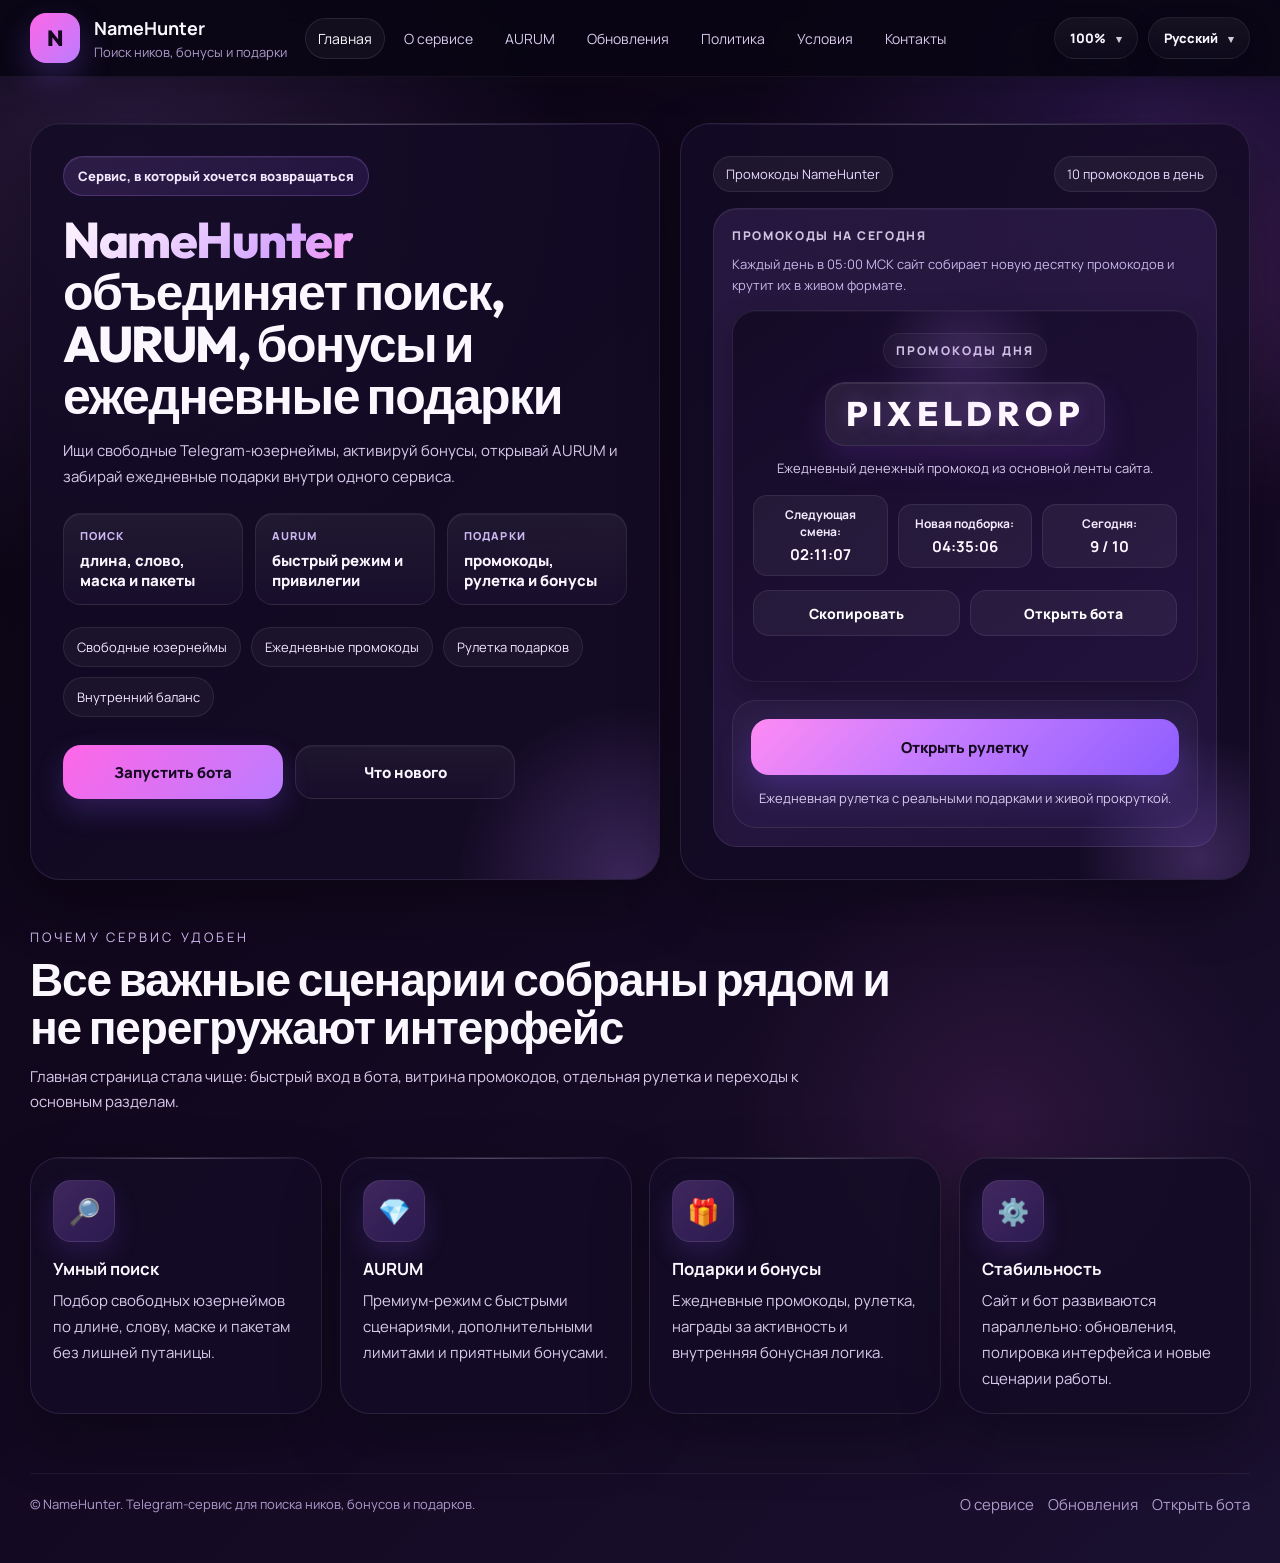
<file: index.html>
﻿<!doctype html>
<html lang="ru">
<head>
  <meta charset="UTF-8" />
  <meta name="viewport" content="width=device-width, initial-scale=1.0" />
  <meta name="aurapay" content="69d579a39e07e">
  <title data-i18n="index.title">NameHunter</title>
  <meta name="description" data-i18n-content="index.desc" content="NameHunter - сервис внутри Telegram для поиска юзернеймов, AURUM, бонусов и рулетки подарков." />
  <link rel="preconnect" href="https://fonts.googleapis.com">
  <link rel="preconnect" href="https://fonts.gstatic.com" crossorigin>
  <link rel="stylesheet" href="./assets/styles.css" />
</head>
<body>
  <header class="topbar">
    <div class="container topbar-inner">
      <a class="brand" href="./index.html">
        <div class="brand-mark">N</div>
        <div>
          <strong>NameHunter</strong>
          <span data-i18n="common.brand_sub">Поиск ников, бонусы и подарки</span>
        </div>
      </a>
      <nav class="nav">
        <a class="is-active" href="./index.html" data-i18n="common.nav.home">Главная</a>
        <a href="./about.html" data-i18n="common.nav.about">О сервисе</a>
        <a href="./aurum.html" data-i18n="common.nav.aurum">AURUM</a>
        <a href="./updates.html" data-i18n="common.nav.updates">Обновления</a>
        <a href="./privacy.html" data-i18n="common.nav.privacy">Политика</a>
        <a href="./terms.html" data-i18n="common.nav.terms">Условия</a>
        <a href="./contacts.html" data-i18n="common.nav.contacts">Контакты</a>
        <div class="nav-tools">
          <div class="tool-dropdown">
            <button class="view-trigger" type="button" id="view-trigger">Вид</button>
            <div class="view-menu" id="view-menu">
              <button class="view-btn" type="button" data-density-mode="default">100%</button>
              <button class="view-btn" type="button" data-density-mode="compact">92%</button>
              <button class="view-btn" type="button" data-density-mode="tight">86%</button>
            </div>
          </div>
          <div class="tool-dropdown">
            <button class="lang-trigger" type="button" id="lang-trigger">Русский</button>
            <div class="lang-menu" id="lang-menu">
              <button class="lang-btn" type="button" data-lang="ru">Русский</button>
              <button class="lang-btn" type="button" data-lang="en">English</button>
              <button class="lang-btn" type="button" data-lang="es">Español</button>
            </div>
          </div>
        </div>
      </nav>
    </div>
  </header>

  <main>
    <section class="hero">
      <div class="container hero-grid">
        <div class="hero-card glass fade">
          <div class="badge" data-i18n="index.badge">Сервис, в который хочется возвращаться</div>
          <h1>
            <span class="gradient">NameHunter</span><br>
            <span data-i18n="index.h1">объединяет поиск, AURUM, бонусы и ежедневные подарки</span>
          </h1>
          <p class="hero-text" data-i18n="index.intro">
            Ищи свободные Telegram-юзернеймы, активируй бонусы, открывай AURUM и забирай ежедневные подарки внутри одного сервиса.
          </p>
          <div class="hero-stats">
            <div class="hero-stat"><strong data-i18n="index.stat1t">Поиск</strong><span data-i18n="index.stat1d">длина, слово, маска и пакеты</span></div>
            <div class="hero-stat"><strong data-i18n="index.stat2t">AURUM</strong><span data-i18n="index.stat2d">быстрый режим и привилегии</span></div>
            <div class="hero-stat"><strong data-i18n="index.stat3t">Подарки</strong><span data-i18n="index.stat3d">промокоды, рулетка и бонусы</span></div>
          </div>
          <div class="tags">
            <span data-i18n="index.tag1">Свободные юзернеймы</span>
            <span data-i18n="index.tag2">Ежедневные промокоды</span>
            <span data-i18n="index.tag3">Рулетка подарков</span>
            <span data-i18n="index.tag4">Внутренний баланс</span>
          </div>
          <div class="actions">
            <a class="btn primary" href="https://t.me/NameHunterRobot" target="_blank" rel="noopener noreferrer" data-i18n="index.cta1">Запустить бота</a>
            <a class="btn secondary" href="./updates.html" data-i18n="index.cta2">Что нового</a>
          </div>
        </div>

        <aside class="promo-stage glass fade d1">
          <div class="stage-top">
            <span class="stage-pill" data-i18n="index.promoTop1">Промокоды NameHunter</span>
            <span class="stage-pill" data-i18n="index.promoTop2">10 промокодов в день</span>
          </div>
          <div class="promo-box">
            <div class="promo-kicker" data-i18n="index.promoKick">Промокоды на сегодня</div>
            <div class="promo-subline" data-i18n="index.promoSub">Каждый день в 05:00 МСК сайт собирает новую десятку промокодов и крутит их в живом формате.</div>
            <div class="promo-rotator" id="promo-rotator">
              <div class="promo-label" data-i18n="common.promo_day">Промокоды дня</div>
              <div class="promo-code" id="promo-code">RUBDROP001</div>
              <div class="promo-note" id="promo-note">Ежедневный денежный промокод из основной ленты сайта.</div>
              <div class="promo-meta">
                <div class="promo-timer"><span data-i18n="common.next_switch">Следующая смена:</span> <b id="promo-timer">00:00:00</b></div>
                <div class="promo-timer"><span data-i18n="common.daily_refresh">Новая подборка:</span> <b id="promo-day-reset">00:00:00</b></div>
                <div class="promo-status"><span data-i18n="common.today_count">Сегодня:</span> <b id="promo-day-count">1 / 10</b></div>
              </div>
              <div class="promo-tools">
                <button class="promo-copy" id="promo-copy" type="button" data-i18n="common.copy">Скопировать</button>
                <a class="promo-open" href="https://t.me/NameHunterRobot" target="_blank" rel="noopener noreferrer" data-i18n="common.open_bot">Открыть бота</a>
              </div>
              <div class="promo-toast" id="promo-toast" data-i18n="common.copied">Промокод скопирован</div>
            </div>

            <div class="wheel-launch">
              <button class="wheel-launch-btn" id="wheel-open" type="button" data-i18n="index.wheelOpen">Открыть рулетку</button>
              <div class="wheel-launch-note" data-i18n="index.wheelNote">Ежедневная рулетка с реальными подарками и живой прокруткой.</div>
            </div>
          </div>
        </aside>
      </div>
    </section>

    <section class="section">
      <div class="container section-shell">
        <div class="head fade">
          <div class="kicker" data-i18n="index.whyKick">Почему сервис удобен</div>
          <h2 class="title" data-i18n="index.whyTitle">Все важные сценарии собраны рядом и не перегружают интерфейс</h2>
          <p class="subtitle" data-i18n="index.whySub">Главная страница стала чище: быстрый вход в бота, витрина промокодов, отдельная рулетка и переходы к основным разделам.</p>
        </div>
        <div class="feature-grid">
          <article class="card glass feature-card fade d1"><div class="icon">🔎</div><h3 data-i18n="index.f1t">Умный поиск</h3><p data-i18n="index.f1d">Подбор свободных юзернеймов по длине, слову, маске и пакетам без лишней путаницы.</p></article>
          <article class="card glass feature-card fade d2"><div class="icon">💎</div><h3 data-i18n="index.f2t">AURUM</h3><p data-i18n="index.f2d">Премиум-режим с быстрыми сценариями, дополнительными лимитами и приятными бонусами.</p></article>
          <article class="card glass feature-card fade d3"><div class="icon">🎁</div><h3 data-i18n="index.f3t">Подарки и бонусы</h3><p data-i18n="index.f3d">Ежедневные промокоды, рулетка, награды за активность и внутренняя бонусная логика.</p></article>
          <article class="card glass feature-card fade d1"><div class="icon">⚙️</div><h3 data-i18n="index.f4t">Стабильность</h3><p data-i18n="index.f4d">Сайт и бот развиваются параллельно: обновления, полировка интерфейса и новые сценарии работы.</p></article>
        </div>
      </div>
    </section>
  </main>

  <div class="wheel-modal" id="wheel-modal" aria-hidden="true">
    <div class="wheel-modal-backdrop" id="wheel-close"></div>
    <div class="wheel-panel glass">
      <button class="wheel-close-x" id="wheel-close-x" type="button">×</button>
      <div class="promo-kicker">Рулетка подарков</div>
      <div class="wheel-modal-sub">Крути рулетку и забирай ежедневный подарок. Сам код открывается только после копирования.</div>
      <div class="wheel-machine">
        <div class="wheel-track-wrap">
          <div class="wheel-pointer"></div>
          <div class="wheel-track" id="wheel-track"></div>
        </div>
      </div>
      <div class="wheel-result glass">
        <div class="wheel-code" id="wheel-code">Крути и забирай подарок</div>
        <div class="wheel-note" id="wheel-note"></div>
        <div class="wheel-status" id="wheel-status"></div>
      </div>
      <div class="promo-tools wheel-tools">
        <button class="promo-copy" id="wheel-spin" type="button">Крутить рулетку</button>
        <button class="promo-open" id="wheel-copy" type="button">Скопировать промокод</button>
      </div>
    </div>
  </div>

  <footer>
    <div class="container footer">
      <div class="footer-note" data-i18n="common.footer_index">© NameHunter. Telegram-сервис для поиска ников, бонусов и подарков.</div>
      <div class="links">
        <a href="./about.html" data-i18n="common.nav.about">О сервисе</a>
        <a href="./updates.html" data-i18n="common.nav.updates">Обновления</a>
        <a href="https://t.me/NameHunterRobot" target="_blank" rel="noopener noreferrer" data-i18n="common.open_bot">Открыть бота</a>
      </div>
    </div>
  </footer>

  <script id="i18n-data" type="application/json">
  {
    "ru": {
      "common": {
        "brand_sub": "Поиск ников, бонусы и подарки",
        "nav": {
          "home": "Главная",
          "about": "О сервисе",
          "aurum": "AURUM",
          "updates": "Обновления",
          "privacy": "Политика",
          "terms": "Условия",
          "contacts": "Контакты"
        },
        "promo_day": "Промокоды дня",
        "next_switch": "Следующая смена:",
        "daily_refresh": "Новая подборка:",
        "today_count": "Сегодня:",
        "copy": "Скопировать",
        "open_bot": "Открыть бота",
        "copied": "Промокод скопирован",
        "footer_index": "© NameHunter. Telegram-сервис для поиска ников, бонусов и подарков."
      },
      "index": {
        "title": "NameHunter",
        "desc": "NameHunter - сервис внутри Telegram для поиска юзернеймов, AURUM, бонусов и рулетки подарков.",
        "badge": "Сервис, в который хочется возвращаться",
        "h1": "объединяет поиск, AURUM, бонусы и ежедневные подарки",
        "intro": "Ищи свободные Telegram-юзернеймы, активируй бонусы, открывай AURUM и забирай ежедневные подарки внутри одного сервиса.",
        "stat1t": "Поиск",
        "stat1d": "длина, слово, маска и пакеты",
        "stat2t": "AURUM",
        "stat2d": "быстрый режим и привилегии",
        "stat3t": "Подарки",
        "stat3d": "промокоды, рулетка и бонусы",
        "tag1": "Свободные юзернеймы",
        "tag2": "Ежедневные промокоды",
        "tag3": "Рулетка подарков",
        "tag4": "Внутренний баланс",
        "cta1": "Запустить бота",
        "cta2": "Что нового",
        "promoTop1": "Промокоды NameHunter",
        "promoTop2": "10 промокодов в день",
        "promoKick": "Промокоды на сегодня",
        "promoSub": "Каждый день в 05:00 МСК сайт собирает новую десятку промокодов и крутит их в живом формате.",
        "wheelOpen": "Открыть рулетку",
        "wheelNote": "Ежедневная рулетка с реальными подарками и живой прокруткой.",
        "whyKick": "Почему сервис удобен",
        "whyTitle": "Все важные сценарии собраны рядом и не перегружают интерфейс",
        "whySub": "Главная страница стала чище: быстрый вход в бота, витрина промокодов, отдельная рулетка и переходы к основным разделам.",
        "f1t": "Умный поиск",
        "f1d": "Подбор свободных юзернеймов по длине, слову, маске и пакетам без лишней путаницы.",
        "f2t": "AURUM",
        "f2d": "Премиум-режим с быстрыми сценариями, дополнительными лимитами и приятными бонусами.",
        "f3t": "Подарки и бонусы",
        "f3d": "Ежедневные промокоды, рулетка, награды за активность и внутренняя бонусная логика.",
        "f4t": "Стабильность",
        "f4d": "Сайт и бот развиваются параллельно: обновления, полировка интерфейса и новые сценарии работы."
      }
    },
    "en": {
      "common": {
        "brand_sub": "Username search, bonuses and gifts",
        "nav": {
          "home": "Home",
          "about": "About",
          "aurum": "AURUM",
          "updates": "Updates",
          "privacy": "Privacy",
          "terms": "Terms",
          "contacts": "Contacts"
        },
        "promo_day": "Promo codes of the day",
        "next_switch": "Next switch:",
        "daily_refresh": "New daily pack:",
        "today_count": "Today:",
        "copy": "Copy",
        "open_bot": "Open bot",
        "copied": "Promo copied",
        "footer_index": "© NameHunter. Telegram service for username search, bonuses and gifts."
      },
      "index": {
        "title": "NameHunter",
        "desc": "NameHunter is a Telegram-based service for username search, AURUM, bonuses and daily gift roulette.",
        "badge": "A service you want to come back to",
        "h1": "combines search, AURUM, bonuses and daily gifts",
        "intro": "Find free Telegram usernames, activate bonuses, unlock AURUM and collect daily gifts inside one service.",
        "stat1t": "Search",
        "stat1d": "length, word, mask and packs",
        "stat2t": "AURUM",
        "stat2d": "faster mode and privileges",
        "stat3t": "Gifts",
        "stat3d": "promo codes, roulette and bonuses",
        "tag1": "Free usernames",
        "tag2": "Daily promo codes",
        "tag3": "Gift roulette",
        "tag4": "Internal balance",
        "cta1": "Launch bot",
        "cta2": "What is new",
        "promoTop1": "NameHunter promo codes",
        "promoTop2": "10 promo codes a day",
        "promoKick": "Promos for today",
        "promoSub": "Every day at 05:00 MSK the site builds a new set of ten promo codes and rotates them live.",
        "wheelOpen": "Open roulette",
        "wheelNote": "Daily roulette with real rewards and live spin animation.",
        "whyKick": "Why it feels convenient",
        "whyTitle": "Important scenarios are kept close and the interface stays clean",
        "whySub": "The home page is cleaner now: quick bot entry, promo showcase, separate roulette and links to the main sections.",
        "f1t": "Smart search",
        "f1d": "Find free usernames by length, word, mask and packs without extra confusion.",
        "f2t": "AURUM",
        "f2d": "Premium mode with faster flows, extra limits and useful perks.",
        "f3t": "Gifts and bonuses",
        "f3d": "Daily promo codes, roulette, activity rewards and internal bonus logic.",
        "f4t": "Stability",
        "f4d": "The website and the bot evolve together with fixes, polish and new usage flows."
      }
    },
    "es": {
      "common": {
        "brand_sub": "Busqueda de usernames, bonos y regalos",
        "nav": {
          "home": "Inicio",
          "about": "Servicio",
          "aurum": "AURUM",
          "updates": "Actualizaciones",
          "privacy": "Privacidad",
          "terms": "Condiciones",
          "contacts": "Contactos"
        },
        "promo_day": "Promocodes del dia",
        "next_switch": "Siguiente cambio:",
        "daily_refresh": "Nuevo pack diario:",
        "today_count": "Hoy:",
        "copy": "Copiar",
        "open_bot": "Abrir bot",
        "copied": "Promocode copiado",
        "footer_index": "© NameHunter. Servicio de Telegram para buscar usernames, bonos y regalos."
      },
      "index": {
        "title": "NameHunter",
        "desc": "NameHunter es un servicio dentro de Telegram para busqueda de usernames, AURUM, bonos y ruleta diaria.",
        "badge": "Un servicio al que quieres volver",
        "h1": "combina busqueda, AURUM, bonos y regalos diarios",
        "intro": "Busca usernames libres de Telegram, activa bonos, abre AURUM y recoge regalos diarios dentro de un solo servicio.",
        "stat1t": "Busqueda",
        "stat1d": "longitud, palabra, mascara y packs",
        "stat2t": "AURUM",
        "stat2d": "modo rapido y privilegios",
        "stat3t": "Regalos",
        "stat3d": "promocodes, ruleta y bonos",
        "tag1": "Usernames libres",
        "tag2": "Promocodes diarios",
        "tag3": "Ruleta de regalos",
        "tag4": "Saldo interno",
        "cta1": "Abrir bot",
        "cta2": "Que hay de nuevo",
        "promoTop1": "Promocodes NameHunter",
        "promoTop2": "10 promocodes al dia",
        "promoKick": "Promocodes de hoy",
        "promoSub": "Cada dia a las 05:00 MSK el sitio arma un nuevo grupo de diez promocodes y los rota en vivo.",
        "wheelOpen": "Abrir ruleta",
        "wheelNote": "Ruleta diaria con premios reales y animacion de giro.",
        "whyKick": "Por que es comodo",
        "whyTitle": "Los escenarios importantes estan cerca y la interfaz se mantiene limpia",
        "whySub": "La pagina principal ahora es mas limpia: entrada rapida al bot, vitrina de promocodes, ruleta separada y accesos a las secciones clave.",
        "f1t": "Busqueda inteligente",
        "f1d": "Encuentra usernames libres por longitud, palabra, mascara y packs sin confusion extra.",
        "f2t": "AURUM",
        "f2d": "Modo premium con flujos rapidos, limites extra y ventajas utiles.",
        "f3t": "Regalos y bonos",
        "f3d": "Promocodes diarios, ruleta, recompensas por actividad y logica interna de bonus.",
        "f4t": "Estabilidad",
        "f4d": "El sitio y el bot evolucionan juntos con mejoras, pulido y nuevos escenarios de uso."
      }
    }
  }
  </script>
  <script src="./assets/app.js"></script>
</body>
</html>
</file>
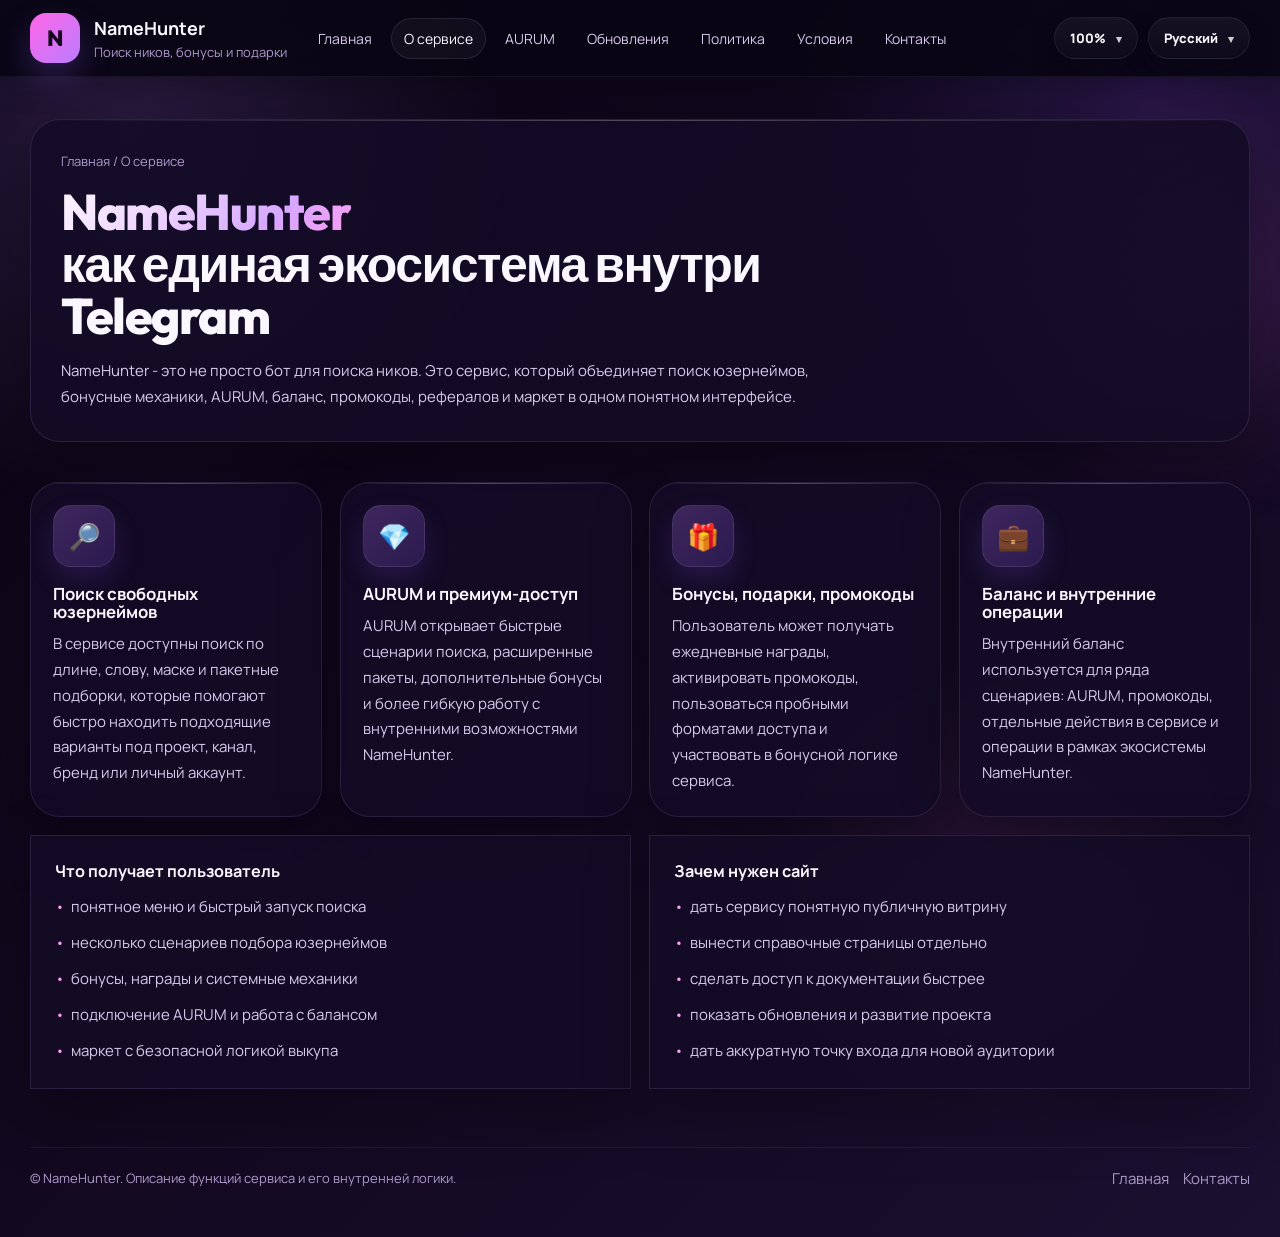
<file: about.html>
﻿<!doctype html>
<html lang="ru">
<head>
  <meta charset="UTF-8" />
  <meta name="viewport" content="width=device-width, initial-scale=1.0" />
  <meta name="aurapay" content="69d579a39e07e">
  <title data-i18n="about.title">О сервисе - NameHunter</title>
  <meta name="description" data-i18n-content="about.desc" content="О сервисе NameHunter: поиск свободных юзернеймов, бонусы, AURUM, баланс, промокоды, рефералы и маркет." />
  <link rel="preconnect" href="https://fonts.googleapis.com">
  <link rel="preconnect" href="https://fonts.gstatic.com" crossorigin>
  <link rel="stylesheet" href="./assets/styles.css" />
</head>
<body>
<header class="topbar"><div class="container topbar-inner"><a class="brand" href="./index.html"><div class="brand-mark">N</div><div><strong>NameHunter</strong><span data-i18n="common.brand_sub">Поиск ников, бонусы и подарки</span></div></a><nav class="nav"><a href="./index.html" data-i18n="common.nav.home">Главная</a><a class="is-active" href="./about.html" data-i18n="common.nav.about">О сервисе</a><a href="./aurum.html" data-i18n="common.nav.aurum">AURUM</a><a href="./updates.html" data-i18n="common.nav.updates">Обновления</a><a href="./privacy.html" data-i18n="common.nav.privacy">Политика</a><a href="./terms.html" data-i18n="common.nav.terms">Условия</a><a href="./contacts.html" data-i18n="common.nav.contacts">Контакты</a><div class="nav-tools"><div class="tool-dropdown"><button class="view-trigger" type="button" id="view-trigger">Вид</button><div class="view-menu" id="view-menu"><button class="view-btn" type="button" data-density-mode="default">100%</button><button class="view-btn" type="button" data-density-mode="compact">92%</button><button class="view-btn" type="button" data-density-mode="tight">86%</button></div></div><div class="tool-dropdown"><button class="lang-trigger" type="button" id="lang-trigger">Русский</button><div class="lang-menu" id="lang-menu"><button class="lang-btn" type="button" data-lang="ru">Русский</button><button class="lang-btn" type="button" data-lang="en">English</button><button class="lang-btn" type="button" data-lang="es">Español</button></div></div></div></nav></div></header>
<main><section class="page-hero"><div class="container"><div class="page-panel glass fade"><div class="breadcrumbs" data-i18n="about.bc">Главная / О сервисе</div><h1><span class="gradient">NameHunter</span><br><span data-i18n="about.h1">как единая экосистема внутри Telegram</span></h1><p class="hero-text" data-i18n="about.intro">NameHunter - это не просто бот для поиска ников. Это сервис, который объединяет поиск юзернеймов, бонусные механики, AURUM, баланс, промокоды, рефералов и маркет в одном понятном интерфейсе.</p></div></div></section><section class="section"><div class="container section-shell"><div class="feature-grid"><article class="card glass feature-card fade d1"><div class="icon">🔎</div><h3 data-i18n="about.c1t">Поиск свободных юзернеймов</h3><p data-i18n="about.c1d">В сервисе доступны поиск по длине, слову, маске и пакетные подборки, которые помогают быстро находить подходящие варианты под проект, канал, бренд или личный аккаунт.</p></article><article class="card glass feature-card fade d2"><div class="icon">💎</div><h3 data-i18n="about.c2t">AURUM и премиум-доступ</h3><p data-i18n="about.c2d">AURUM открывает быстрые сценарии поиска, расширенные пакеты, дополнительные бонусы и более гибкую работу с внутренними возможностями NameHunter.</p></article><article class="card glass feature-card fade d3"><div class="icon">🎁</div><h3 data-i18n="about.c3t">Бонусы, подарки, промокоды</h3><p data-i18n="about.c3d">Пользователь может получать ежедневные награды, активировать промокоды, пользоваться пробными форматами доступа и участвовать в бонусной логике сервиса.</p></article><article class="card glass feature-card fade d1"><div class="icon">💼</div><h3 data-i18n="about.c4t">Баланс и внутренние операции</h3><p data-i18n="about.c4d">Внутренний баланс используется для ряда сценариев: AURUM, промокоды, отдельные действия в сервисе и операции в рамках экосистемы NameHunter.</p></article></div><div class="doc-grid fade d2"><article class="doc-card glass"><h3 data-i18n="about.d1t">Что получает пользователь</h3><ul><li data-i18n="about.d1l1">понятное меню и быстрый запуск поиска</li><li data-i18n="about.d1l2">несколько сценариев подбора юзернеймов</li><li data-i18n="about.d1l3">бонусы, награды и системные механики</li><li data-i18n="about.d1l4">подключение AURUM и работа с балансом</li><li data-i18n="about.d1l5">маркет с безопасной логикой выкупа</li></ul></article><article class="doc-card glass"><h3 data-i18n="about.d2t">Зачем нужен сайт</h3><ul><li data-i18n="about.d2l1">дать сервису понятную публичную витрину</li><li data-i18n="about.d2l2">вынести справочные страницы отдельно</li><li data-i18n="about.d2l3">сделать доступ к документации быстрее</li><li data-i18n="about.d2l4">показать обновления и развитие проекта</li><li data-i18n="about.d2l5">дать аккуратную точку входа для новой аудитории</li></ul></article></div></div></section></main>
<footer><div class="container footer"><div class="footer-note" data-i18n="common.footer_about">© NameHunter. Описание функций сервиса и его внутренней логики.</div><div class="links"><a href="./index.html" data-i18n="common.nav.home">Главная</a><a href="./contacts.html" data-i18n="common.nav.contacts">Контакты</a></div></div></footer>
<script id="i18n-data" type="application/json">{"ru":{"common":{"brand_sub":"Поиск ников, бонусы и подарки","nav":{"home":"Главная","about":"О сервисе","aurum":"AURUM","updates":"Обновления","privacy":"Политика","terms":"Условия","contacts":"Контакты"},"footer_about":"© NameHunter. Описание функций сервиса и его внутренней логики."},"about":{"title":"О сервисе - NameHunter","desc":"О сервисе NameHunter: поиск свободных юзернеймов, бонусы, AURUM, баланс, промокоды, рефералы и маркет.","bc":"Главная / О сервисе","h1":"как единая экосистема внутри Telegram","intro":"NameHunter - это не просто бот для поиска ников. Это сервис, который объединяет поиск юзернеймов, бонусные механики, AURUM, баланс, промокоды, рефералов и маркет в одном понятном интерфейсе.","c1t":"Поиск свободных юзернеймов","c1d":"В сервисе доступны поиск по длине, слову, маске и пакетные подборки, которые помогают быстро находить подходящие варианты под проект, канал, бренд или личный аккаунт.","c2t":"AURUM и премиум-доступ","c2d":"AURUM открывает быстрые сценарии поиска, расширенные пакеты, дополнительные бонусы и более гибкую работу с внутренними возможностями NameHunter.","c3t":"Бонусы, подарки, промокоды","c3d":"Пользователь может получать ежедневные награды, активировать промокоды, пользоваться пробными форматами доступа и участвовать в бонусной логике сервиса.","c4t":"Баланс и внутренние операции","c4d":"Внутренний баланс используется для ряда сценариев: AURUM, промокоды, отдельные действия в сервисе и операции в рамках экосистемы NameHunter.","d1t":"Что получает пользователь","d1l1":"понятное меню и быстрый запуск поиска","d1l2":"несколько сценариев подбора юзернеймов","d1l3":"бонусы, награды и системные механики","d1l4":"подключение AURUM и работа с балансом","d1l5":"маркет с безопасной логикой выкупа","d2t":"Зачем нужен сайт","d2l1":"дать сервису понятную публичную витрину","d2l2":"вынести справочные страницы отдельно","d2l3":"сделать доступ к документации быстрее","d2l4":"показать обновления и развитие проекта","d2l5":"дать аккуратную точку входа для новой аудитории"}},"en":{"common":{"brand_sub":"Username search, bonuses and gifts","nav":{"home":"Home","about":"About","aurum":"AURUM","updates":"Updates","privacy":"Privacy","terms":"Terms","contacts":"Contacts"},"footer_about":"© NameHunter. Service overview and core logic."},"about":{"title":"About - NameHunter","desc":"About NameHunter: free username search, bonuses, AURUM, balance, promo codes, referrals and market.","bc":"Home / About","h1":"as a unified ecosystem inside Telegram","intro":"NameHunter is not just a bot for searching nicknames. It is a service that combines username search, bonus mechanics, AURUM, balance, promo codes, referrals and a marketplace in one clear interface.","c1t":"Free username search","c1d":"The service supports search by length, word, mask and package selections to help users find the right options for a project, channel, brand or personal account.","c2t":"AURUM and premium access","c2d":"AURUM unlocks faster search flows, expanded packages, extra bonuses and more flexible work with internal NameHunter features.","c3t":"Bonuses, gifts, promo codes","c3d":"Users can receive daily rewards, activate promo codes, use trial access formats and participate in the service bonus logic.","c4t":"Balance and internal operations","c4d":"Internal balance is used for AURUM, promo-code flows, selected service actions and marketplace-related scenarios.","d1t":"What the user gets","d1l1":"clear menu and quick search launch","d1l2":"several username selection scenarios","d1l3":"bonuses, rewards and system mechanics","d1l4":"AURUM connection and balance usage","d1l5":"marketplace with safe buyout logic","d2t":"Why the website exists","d2l1":"to give the service a clear public showcase","d2l2":"to move reference pages into separate sections","d2l3":"to make documentation faster to access","d2l4":"to show updates and project growth","d2l5":"to provide a clean entry point for new audiences"}},"es":{"common":{"brand_sub":"Busqueda de nombres, bonos y regalos","nav":{"home":"Inicio","about":"Servicio","aurum":"AURUM","updates":"Actualizaciones","privacy":"Privacidad","terms":"Condiciones","contacts":"Contactos"},"footer_about":"© NameHunter. Descripcion del servicio y su logica principal."},"about":{"title":"Sobre el servicio - NameHunter","desc":"Sobre NameHunter: busqueda de usernames libres, bonos, AURUM, saldo, promocodes, referidos y mercado.","bc":"Inicio / Servicio","h1":"como ecosistema unico dentro de Telegram","intro":"NameHunter no es solo un bot para buscar nombres. Es un servicio que une busqueda de usernames, mecanismos de bonus, AURUM, saldo, promocodes, referidos y mercado en una sola interfaz clara.","c1t":"Busqueda de usernames libres","c1d":"El servicio ofrece busqueda por longitud, palabra, mascara y paquetes para encontrar variantes adecuadas para proyecto, canal, marca o cuenta personal.","c2t":"AURUM y acceso premium","c2d":"AURUM abre flujos de busqueda mas rapidos, paquetes ampliados, bonos extra y un trabajo mas flexible con las funciones internas de NameHunter.","c3t":"Bonos, regalos y promocodes","c3d":"Los usuarios pueden recibir recompensas diarias, activar promocodes, usar accesos de prueba y participar en la logica de bonus del servicio.","c4t":"Saldo y operaciones internas","c4d":"El saldo interno se usa para AURUM, promocodes, acciones seleccionadas del servicio y escenarios relacionados con el mercado.","d1t":"Que obtiene el usuario","d1l1":"menu claro y arranque rapido de busqueda","d1l2":"varios escenarios de seleccion de usernames","d1l3":"bonos, recompensas y mecanicas del sistema","d1l4":"conexion de AURUM y uso del saldo","d1l5":"mercado con logica de compra segura","d2t":"Para que sirve el sitio","d2l1":"dar al servicio una vitrina publica clara","d2l2":"separar las paginas informativas","d2l3":"hacer mas rapido el acceso a la documentacion","d2l4":"mostrar actualizaciones y crecimiento del proyecto","d2l5":"dar un punto de entrada limpio para nueva audiencia"}}}</script>
<script src="./assets/app.js"></script>
</body>
</html>
</file>
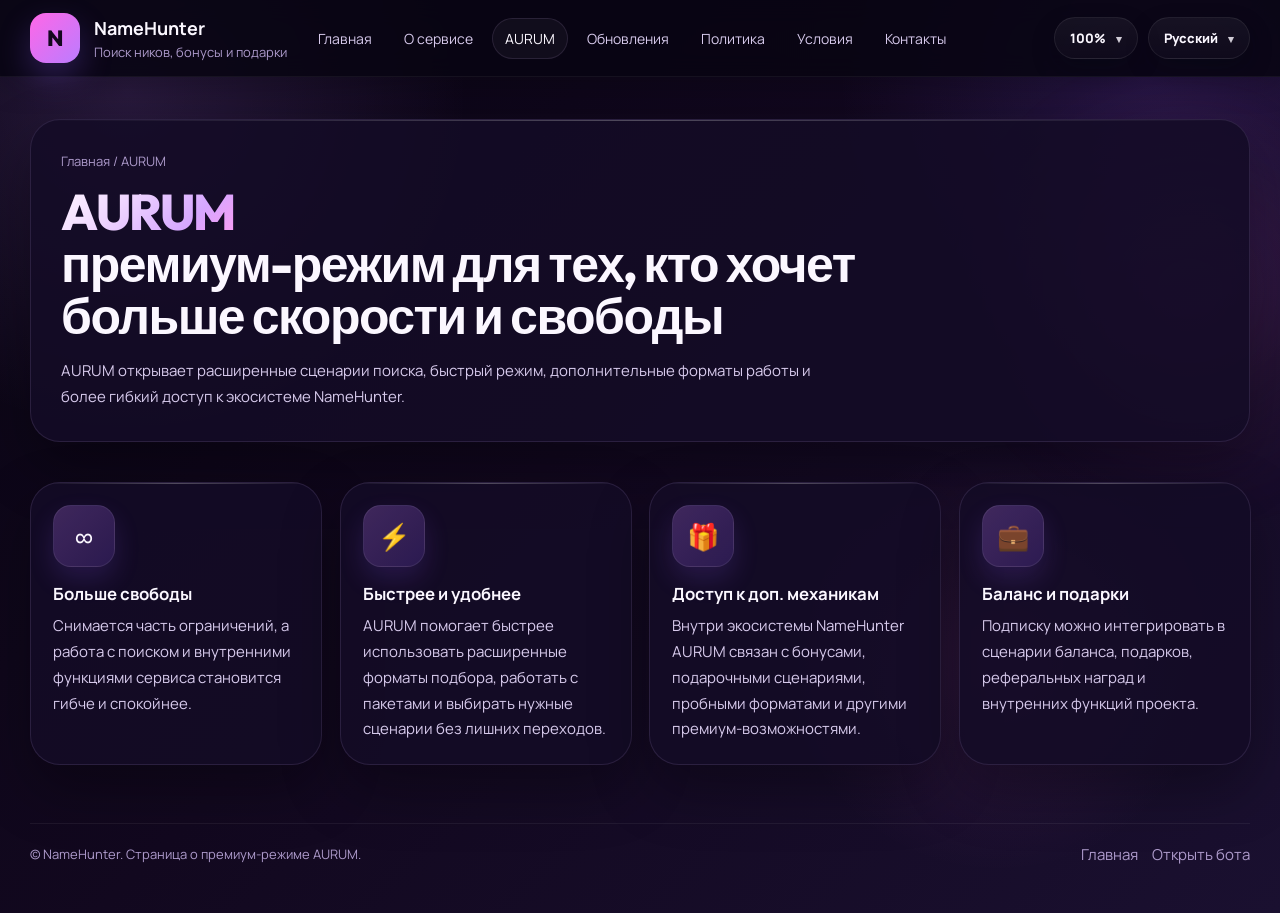
<file: aurum.html>
﻿<!doctype html>
<html lang="ru">
<head><meta charset="UTF-8" /><meta name="viewport" content="width=device-width, initial-scale=1.0" /><meta name="aurapay" content="69d579a39e07e"><title data-i18n="aurum.title">AURUM - NameHunter</title><meta name="description" data-i18n-content="aurum.desc" content="AURUM в NameHunter: расширенные функции, поиск без ограничений, премиум-сценарии и дополнительные возможности." /><link rel="preconnect" href="https://fonts.googleapis.com"><link rel="preconnect" href="https://fonts.gstatic.com" crossorigin><link rel="stylesheet" href="./assets/styles.css" /></head>
<body><header class="topbar"><div class="container topbar-inner"><a class="brand" href="./index.html"><div class="brand-mark">N</div><div><strong>NameHunter</strong><span data-i18n="common.brand_sub">Поиск ников, бонусы и подарки</span></div></a><nav class="nav"><a href="./index.html" data-i18n="common.nav.home">Главная</a><a href="./about.html" data-i18n="common.nav.about">О сервисе</a><a class="is-active" href="./aurum.html" data-i18n="common.nav.aurum">AURUM</a><a href="./updates.html" data-i18n="common.nav.updates">Обновления</a><a href="./privacy.html" data-i18n="common.nav.privacy">Политика</a><a href="./terms.html" data-i18n="common.nav.terms">Условия</a><a href="./contacts.html" data-i18n="common.nav.contacts">Контакты</a><div class="nav-tools"><div class="tool-dropdown"><button class="view-trigger" type="button" id="view-trigger">Вид</button><div class="view-menu" id="view-menu"><button class="view-btn" type="button" data-density-mode="default">100%</button><button class="view-btn" type="button" data-density-mode="compact">92%</button><button class="view-btn" type="button" data-density-mode="tight">86%</button></div></div><div class="tool-dropdown"><button class="lang-trigger" type="button" id="lang-trigger">Русский</button><div class="lang-menu" id="lang-menu"><button class="lang-btn" type="button" data-lang="ru">Русский</button><button class="lang-btn" type="button" data-lang="en">English</button><button class="lang-btn" type="button" data-lang="es">Español</button></div></div></div></nav></div></header><main><section class="page-hero"><div class="container"><div class="page-panel glass fade"><div class="breadcrumbs" data-i18n="aurum.bc">Главная / AURUM</div><h1><span class="gradient">AURUM</span><br><span data-i18n="aurum.h1">премиум-режим для тех, кто хочет больше скорости и свободы</span></h1><p class="hero-text" data-i18n="aurum.intro">AURUM открывает расширенные сценарии поиска, быстрый режим, дополнительные форматы работы и более гибкий доступ к экосистеме NameHunter.</p></div></div></section><section class="section"><div class="container section-shell"><div class="feature-grid"><article class="card glass feature-card fade d1"><div class="icon">∞</div><h3 data-i18n="aurum.c1t">Больше свободы</h3><p data-i18n="aurum.c1d">Снимается часть ограничений, а работа с поиском и внутренними функциями сервиса становится гибче и спокойнее.</p></article><article class="card glass feature-card fade d2"><div class="icon">⚡</div><h3 data-i18n="aurum.c2t">Быстрее и удобнее</h3><p data-i18n="aurum.c2d">AURUM помогает быстрее использовать расширенные форматы подбора, работать с пакетами и выбирать нужные сценарии без лишних переходов.</p></article><article class="card glass feature-card fade d3"><div class="icon">🎁</div><h3 data-i18n="aurum.c3t">Доступ к доп. механикам</h3><p data-i18n="aurum.c3d">Внутри экосистемы NameHunter AURUM связан с бонусами, подарочными сценариями, пробными форматами и другими премиум-возможностями.</p></article><article class="card glass feature-card fade d1"><div class="icon">💼</div><h3 data-i18n="aurum.c4t">Баланс и подарки</h3><p data-i18n="aurum.c4d">Подписку можно интегрировать в сценарии баланса, подарков, реферальных наград и внутренних функций проекта.</p></article></div></div></section></main><footer><div class="container footer"><div class="footer-note" data-i18n="common.footer_aurum">© NameHunter. Страница о премиум-режиме AURUM.</div><div class="links"><a href="./index.html" data-i18n="common.nav.home">Главная</a><a href="https://t.me/NameHunterRobot" target="_blank" rel="noopener noreferrer" data-i18n="common.open_bot">Открыть бота</a></div></div></footer><script id="i18n-data" type="application/json">{"ru":{"common":{"brand_sub":"Поиск ников, бонусы и подарки","nav":{"home":"Главная","about":"О сервисе","aurum":"AURUM","updates":"Обновления","privacy":"Политика","terms":"Условия","contacts":"Контакты"},"footer_aurum":"© NameHunter. Страница о премиум-режиме AURUM.","open_bot":"Открыть бота"},"aurum":{"title":"AURUM - NameHunter","desc":"AURUM в NameHunter: расширенные функции, поиск без ограничений, премиум-сценарии и дополнительные возможности.","bc":"Главная / AURUM","h1":"премиум-режим для тех, кто хочет больше скорости и свободы","intro":"AURUM открывает расширенные сценарии поиска, быстрый режим, дополнительные форматы работы и более гибкий доступ к экосистеме NameHunter.","c1t":"Больше свободы","c1d":"Снимается часть ограничений, а работа с поиском и внутренними функциями сервиса становится гибче и спокойнее.","c2t":"Быстрее и удобнее","c2d":"AURUM помогает быстрее использовать расширенные форматы подбора, работать с пакетами и выбирать нужные сценарии без лишних переходов.","c3t":"Доступ к доп. механикам","c3d":"Внутри экосистемы NameHunter AURUM связан с бонусами, подарочными сценариями, пробными форматами и другими премиум-возможностями.","c4t":"Баланс и подарки","c4d":"Подписку можно интегрировать в сценарии баланса, подарков, реферальных наград и внутренних функций проекта."}},"en":{"common":{"brand_sub":"Username search, bonuses and gifts","nav":{"home":"Home","about":"About","aurum":"AURUM","updates":"Updates","privacy":"Privacy","terms":"Terms","contacts":"Contacts"},"footer_aurum":"© NameHunter. A page about the AURUM premium mode.","open_bot":"Open bot"},"aurum":{"title":"AURUM - NameHunter","desc":"AURUM in NameHunter: expanded features, search without limits, premium flows and extra possibilities.","bc":"Home / AURUM","h1":"premium mode for users who want more speed and freedom","intro":"AURUM unlocks expanded search scenarios, fast mode, additional work formats and more flexible access to the NameHunter ecosystem.","c1t":"More freedom","c1d":"Some limitations are removed and working with search and internal service functions becomes more flexible and calm.","c2t":"Faster and easier","c2d":"AURUM helps you use expanded selection formats faster, work with packages and choose scenarios without extra steps.","c3t":"Access to extra mechanics","c3d":"Inside the NameHunter ecosystem AURUM is connected to bonuses, gifting scenarios, trial formats and other premium features.","c4t":"Balance and gifts","c4d":"The subscription can be integrated into balance flows, gifts, referral rewards and other internal project functions."}},"es":{"common":{"brand_sub":"Busqueda de nombres, bonos y regalos","nav":{"home":"Inicio","about":"Servicio","aurum":"AURUM","updates":"Actualizaciones","privacy":"Privacidad","terms":"Condiciones","contacts":"Contactos"},"footer_aurum":"© NameHunter. Pagina sobre el modo premium AURUM.","open_bot":"Abrir bot"},"aurum":{"title":"AURUM - NameHunter","desc":"AURUM en NameHunter: funciones ampliadas, busqueda sin limites, flujos premium y posibilidades extra.","bc":"Inicio / AURUM","h1":"modo premium para quienes quieren mas velocidad y libertad","intro":"AURUM abre escenarios de busqueda ampliados, modo rapido, formatos adicionales de trabajo y un acceso mas flexible al ecosistema NameHunter.","c1t":"Mas libertad","c1d":"Se elimina parte de las limitaciones y trabajar con la busqueda y funciones internas se vuelve mas flexible y tranquilo.","c2t":"Mas rapido y sencillo","c2d":"AURUM ayuda a usar formatos ampliados de seleccion mas rapido, trabajar con paquetes y elegir escenarios sin pasos extra.","c3t":"Acceso a mecanicas extra","c3d":"Dentro del ecosistema NameHunter, AURUM esta conectado con bonos, regalos, formatos de prueba y otras funciones premium.","c4t":"Saldo y regalos","c4d":"La suscripcion puede integrarse en flujos de saldo, regalos, recompensas de referidos y otras funciones del proyecto."}}}</script><script src="./assets/app.js"></script></body></html>
</file>
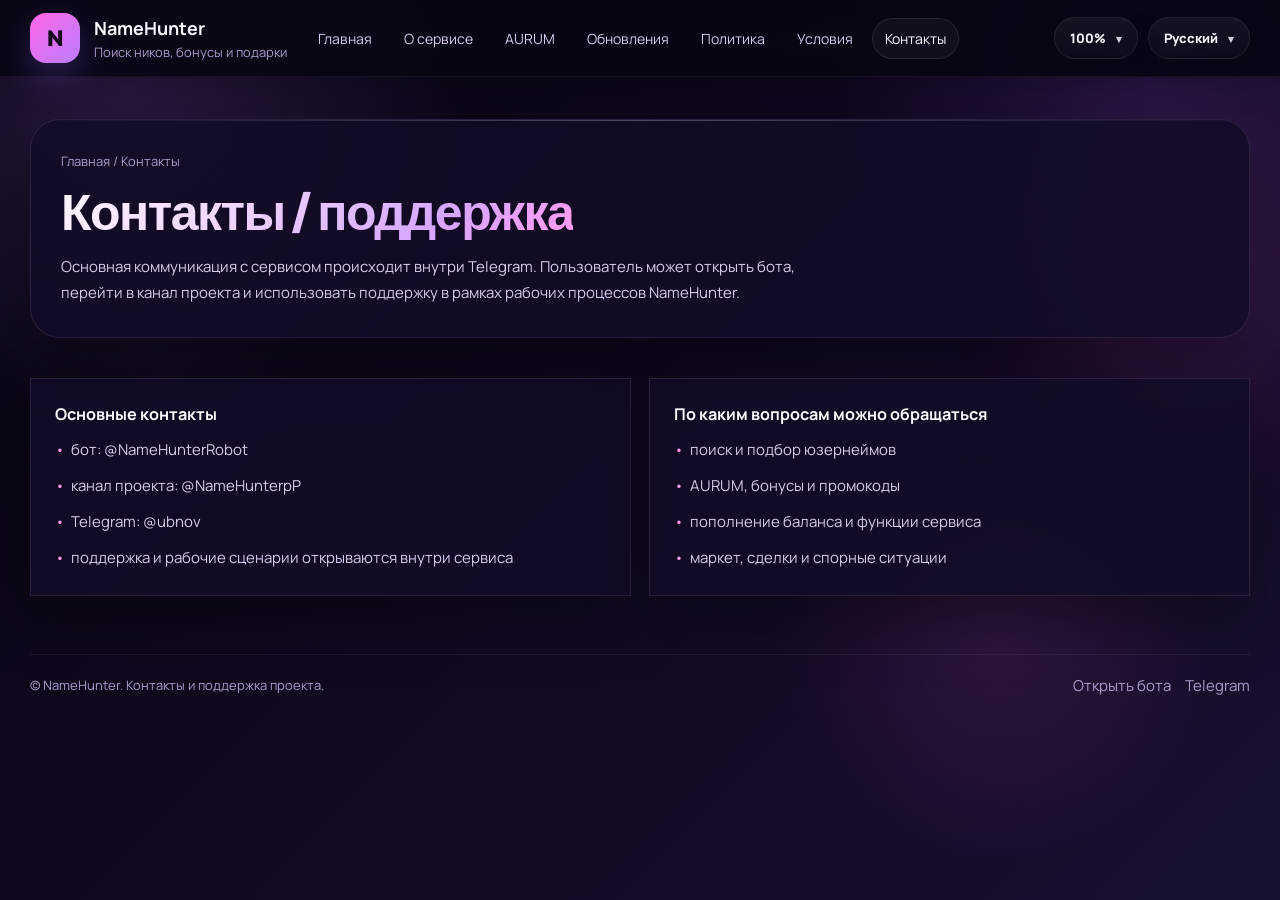
<file: contacts.html>
﻿<!doctype html>
<html lang="ru">
<head><meta charset="UTF-8" /><meta name="viewport" content="width=device-width, initial-scale=1.0" /><meta name="aurapay" content="69d579a39e07e"><title data-i18n="contacts.title">Контакты - NameHunter</title><meta name="description" data-i18n-content="contacts.desc" content="Контакты и поддержка NameHunter." /><link rel="preconnect" href="https://fonts.googleapis.com"><link rel="preconnect" href="https://fonts.gstatic.com" crossorigin><link rel="stylesheet" href="./assets/styles.css" /></head>
<body><header class="topbar"><div class="container topbar-inner"><a class="brand" href="./index.html"><div class="brand-mark">N</div><div><strong>NameHunter</strong><span data-i18n="common.brand_sub">Поиск ников, бонусы и подарки</span></div></a><nav class="nav"><a href="./index.html" data-i18n="common.nav.home">Главная</a><a href="./about.html" data-i18n="common.nav.about">О сервисе</a><a href="./aurum.html" data-i18n="common.nav.aurum">AURUM</a><a href="./updates.html" data-i18n="common.nav.updates">Обновления</a><a href="./privacy.html" data-i18n="common.nav.privacy">Политика</a><a href="./terms.html" data-i18n="common.nav.terms">Условия</a><a class="is-active" href="./contacts.html" data-i18n="common.nav.contacts">Контакты</a><div class="nav-tools"><div class="tool-dropdown"><button class="view-trigger" type="button" id="view-trigger">Вид</button><div class="view-menu" id="view-menu"><button class="view-btn" type="button" data-density-mode="default">100%</button><button class="view-btn" type="button" data-density-mode="compact">92%</button><button class="view-btn" type="button" data-density-mode="tight">86%</button></div></div><div class="tool-dropdown"><button class="lang-trigger" type="button" id="lang-trigger">Русский</button><div class="lang-menu" id="lang-menu"><button class="lang-btn" type="button" data-lang="ru">Русский</button><button class="lang-btn" type="button" data-lang="en">English</button><button class="lang-btn" type="button" data-lang="es">Español</button></div></div></div></nav></div></header><main><section class="page-hero"><div class="container"><div class="page-panel glass fade"><div class="breadcrumbs" data-i18n="contacts.bc">Главная / Контакты</div><h1><span class="gradient" data-i18n="contacts.h1">Контакты / поддержка</span></h1><p class="hero-text" data-i18n="contacts.intro">Основная коммуникация с сервисом происходит внутри Telegram. Пользователь может открыть бота, перейти в канал проекта и использовать поддержку в рамках рабочих процессов NameHunter.</p></div></div></section><section class="section"><div class="container doc-grid"><article class="doc-card glass fade d1"><h3 data-i18n="contacts.c1">Основные контакты</h3><ul><li data-i18n="contacts.c1l1">бот: @NameHunterRobot</li><li data-i18n="contacts.c1l2">канал проекта: @NameHunterpP</li><li data-i18n="contacts.c1l3">Telegram: @ubnov</li><li data-i18n="contacts.c1l4">поддержка и рабочие сценарии открываются внутри сервиса</li></ul></article><article class="doc-card glass fade d2"><h3 data-i18n="contacts.c2">По каким вопросам можно обращаться</h3><ul><li data-i18n="contacts.c2l1">поиск и подбор юзернеймов</li><li data-i18n="contacts.c2l2">AURUM, бонусы и промокоды</li><li data-i18n="contacts.c2l3">пополнение баланса и функции сервиса</li><li data-i18n="contacts.c2l4">маркет, сделки и спорные ситуации</li></ul></article></div></section></main><footer><div class="container footer"><div class="footer-note" data-i18n="common.footer_contacts">© NameHunter. Контакты и поддержка проекта.</div><div class="links"><a href="https://t.me/NameHunterRobot" target="_blank" rel="noopener noreferrer" data-i18n="common.open_bot">Открыть бота</a><a href="https://t.me/NameHunterpP" target="_blank" rel="noopener noreferrer">Telegram</a></div></div></footer><script id="i18n-data" type="application/json">{"ru":{"common":{"brand_sub":"Поиск ников, бонусы и подарки","nav":{"home":"Главная","about":"О сервисе","aurum":"AURUM","updates":"Обновления","privacy":"Политика","terms":"Условия","contacts":"Контакты"},"footer_contacts":"© NameHunter. Контакты и поддержка проекта.","open_bot":"Открыть бота"},"contacts":{"title":"Контакты - NameHunter","desc":"Контакты и поддержка NameHunter.","bc":"Главная / Контакты","h1":"Контакты / поддержка","intro":"Основная коммуникация с сервисом происходит внутри Telegram. Пользователь может открыть бота, перейти в канал проекта и использовать поддержку в рамках рабочих процессов NameHunter.","c1":"Основные контакты","c1l1":"бот: @NameHunterRobot","c1l2":"канал проекта: @NameHunterpP","c1l3":"Telegram: @ubnov","c1l4":"поддержка и рабочие сценарии открываются внутри сервиса","c2":"По каким вопросам можно обращаться","c2l1":"поиск и подбор юзернеймов","c2l2":"AURUM, бонусы и промокоды","c2l3":"пополнение баланса и функции сервиса","c2l4":"маркет, сделки и спорные ситуации"}},"en":{"common":{"brand_sub":"Username search, bonuses and gifts","nav":{"home":"Home","about":"About","aurum":"AURUM","updates":"Updates","privacy":"Privacy","terms":"Terms","contacts":"Contacts"},"footer_contacts":"© NameHunter. Project contacts and support.","open_bot":"Open bot"},"contacts":{"title":"Contacts - NameHunter","desc":"Contacts and support for NameHunter.","bc":"Home / Contacts","h1":"Contacts / support","intro":"Core communication with the service happens inside Telegram. The user can open the bot, visit the project channel and use support within the NameHunter workflows.","c1":"Main contacts","c1l1":"bot: @NameHunterRobot","c1l2":"project channel: @NameHunterpP","c1l3":"Telegram: @ubnov","c1l4":"support and workflows are opened inside the service","c2":"What you can contact us about","c2l1":"username search and selection","c2l2":"AURUM, bonuses and promo codes","c2l3":"balance top-up and service functions","c2l4":"marketplace, deals and dispute situations"}},"es":{"common":{"brand_sub":"Busqueda de nombres, bonos y regalos","nav":{"home":"Inicio","about":"Servicio","aurum":"AURUM","updates":"Actualizaciones","privacy":"Privacidad","terms":"Condiciones","contacts":"Contactos"},"footer_contacts":"© NameHunter. Contactos y soporte del proyecto.","open_bot":"Abrir bot"},"contacts":{"title":"Contactos - NameHunter","desc":"Contactos y soporte de NameHunter.","bc":"Inicio / Contactos","h1":"Contactos / soporte","intro":"La comunicacion principal con el servicio ocurre dentro de Telegram. El usuario puede abrir el bot, visitar el canal del proyecto y usar soporte dentro de los flujos de trabajo de NameHunter.","c1":"Contactos principales","c1l1":"bot: @NameHunterRobot","c1l2":"canal del proyecto: @NameHunterpP","c1l3":"Telegram: @ubnov","c1l4":"el soporte y los flujos de trabajo se abren dentro del servicio","c2":"Sobre que temas se puede escribir","c2l1":"busqueda y seleccion de usernames","c2l2":"AURUM, bonos y promocodes","c2l3":"recarga de saldo y funciones del servicio","c2l4":"mercado, operaciones y disputas"}}}</script><script src="./assets/app.js"></script></body></html>
</file>
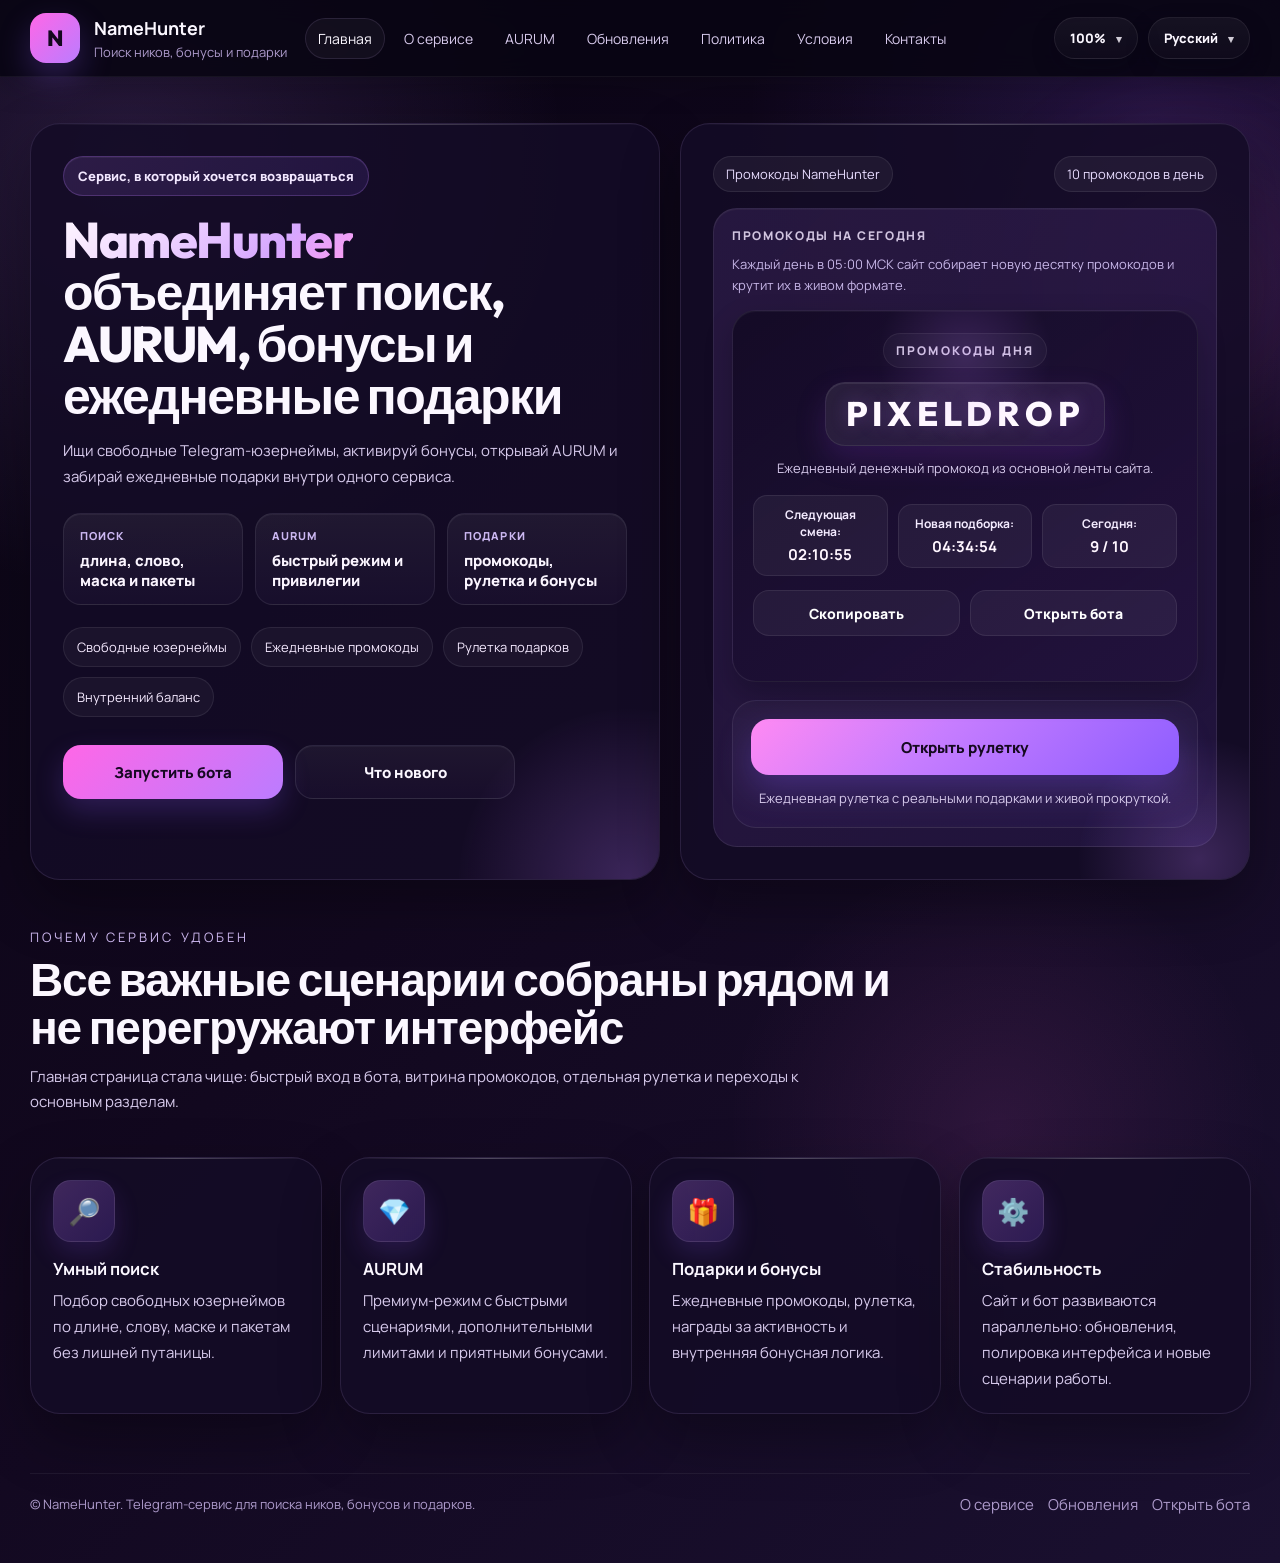
<file: market.html>
﻿<!doctype html>
<html lang="ru">
<head>
  <meta charset="UTF-8" />
  <meta http-equiv="refresh" content="0; url=./index.html" />
  <meta name="viewport" content="width=device-width, initial-scale=1.0" />
  <title>NameHunter</title>
  <script>window.location.replace('./index.html');</script>
</head>
<body></body>
</html>
</file>
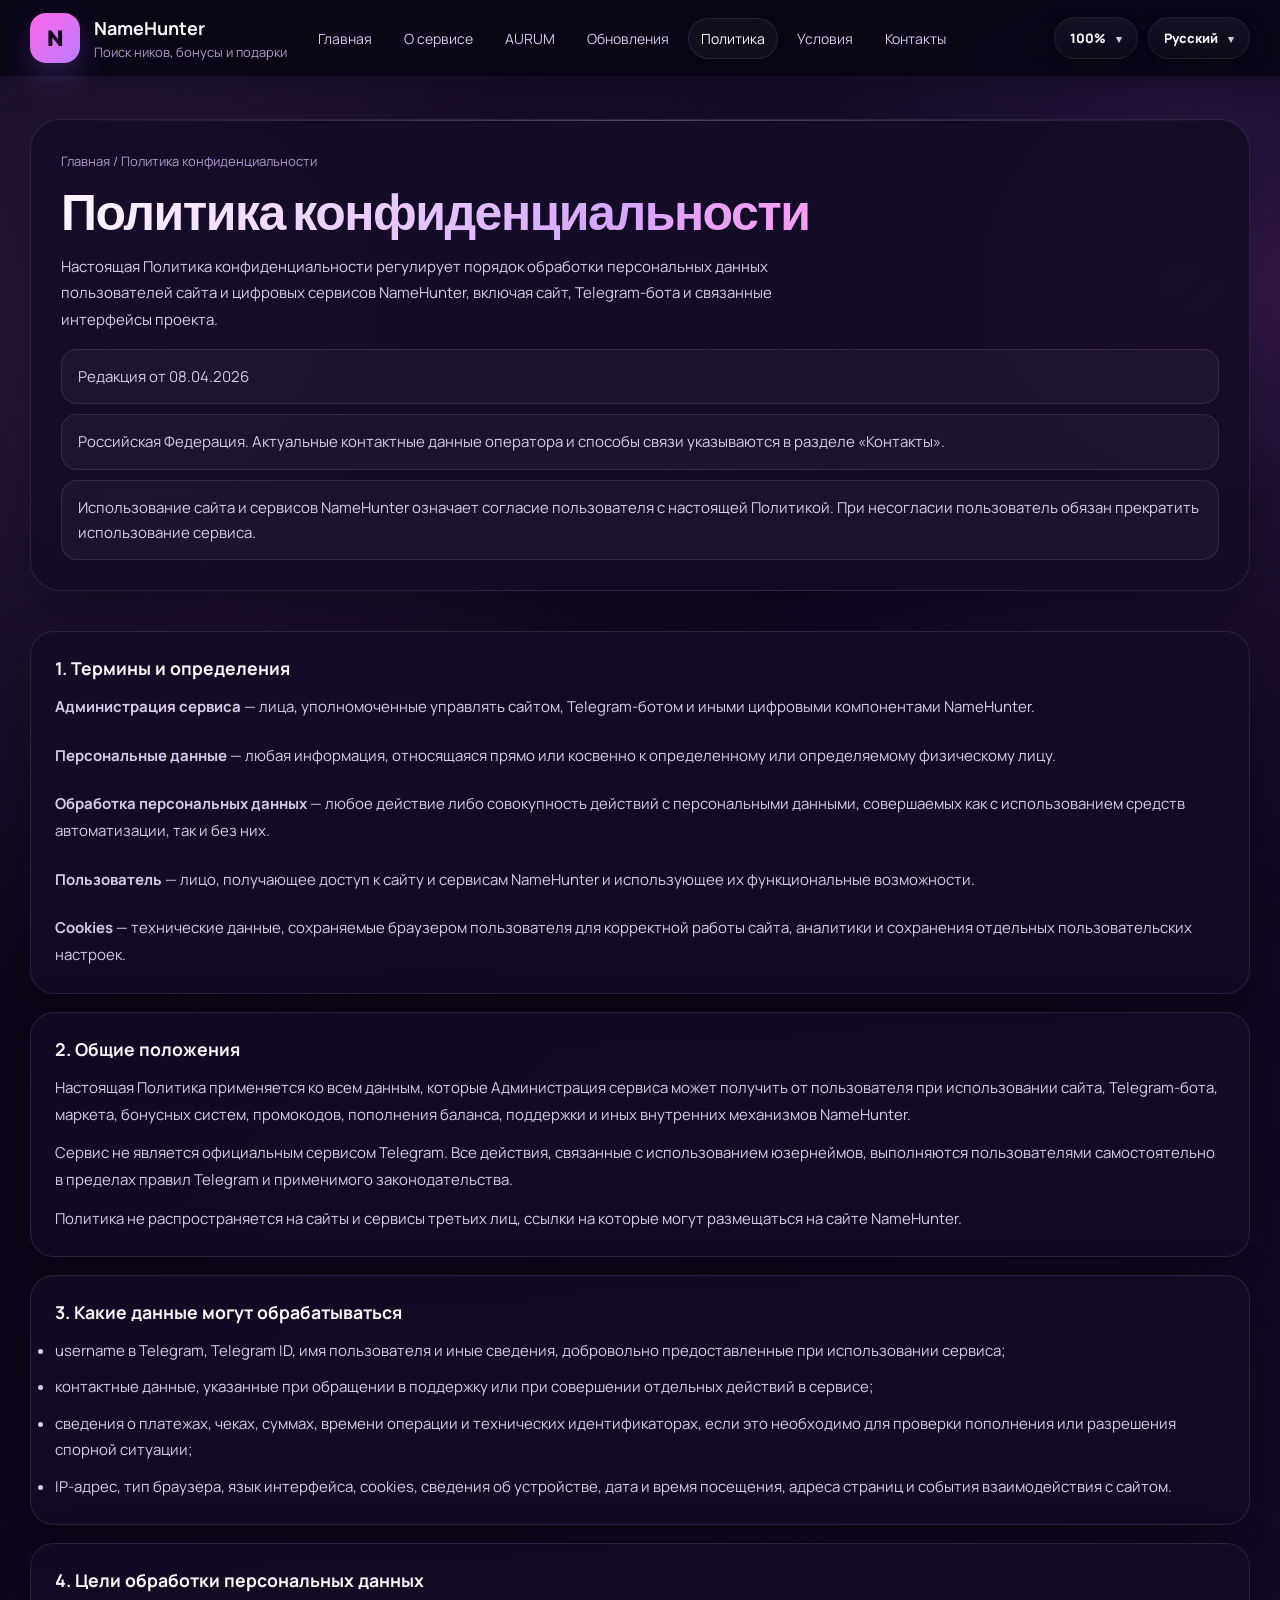
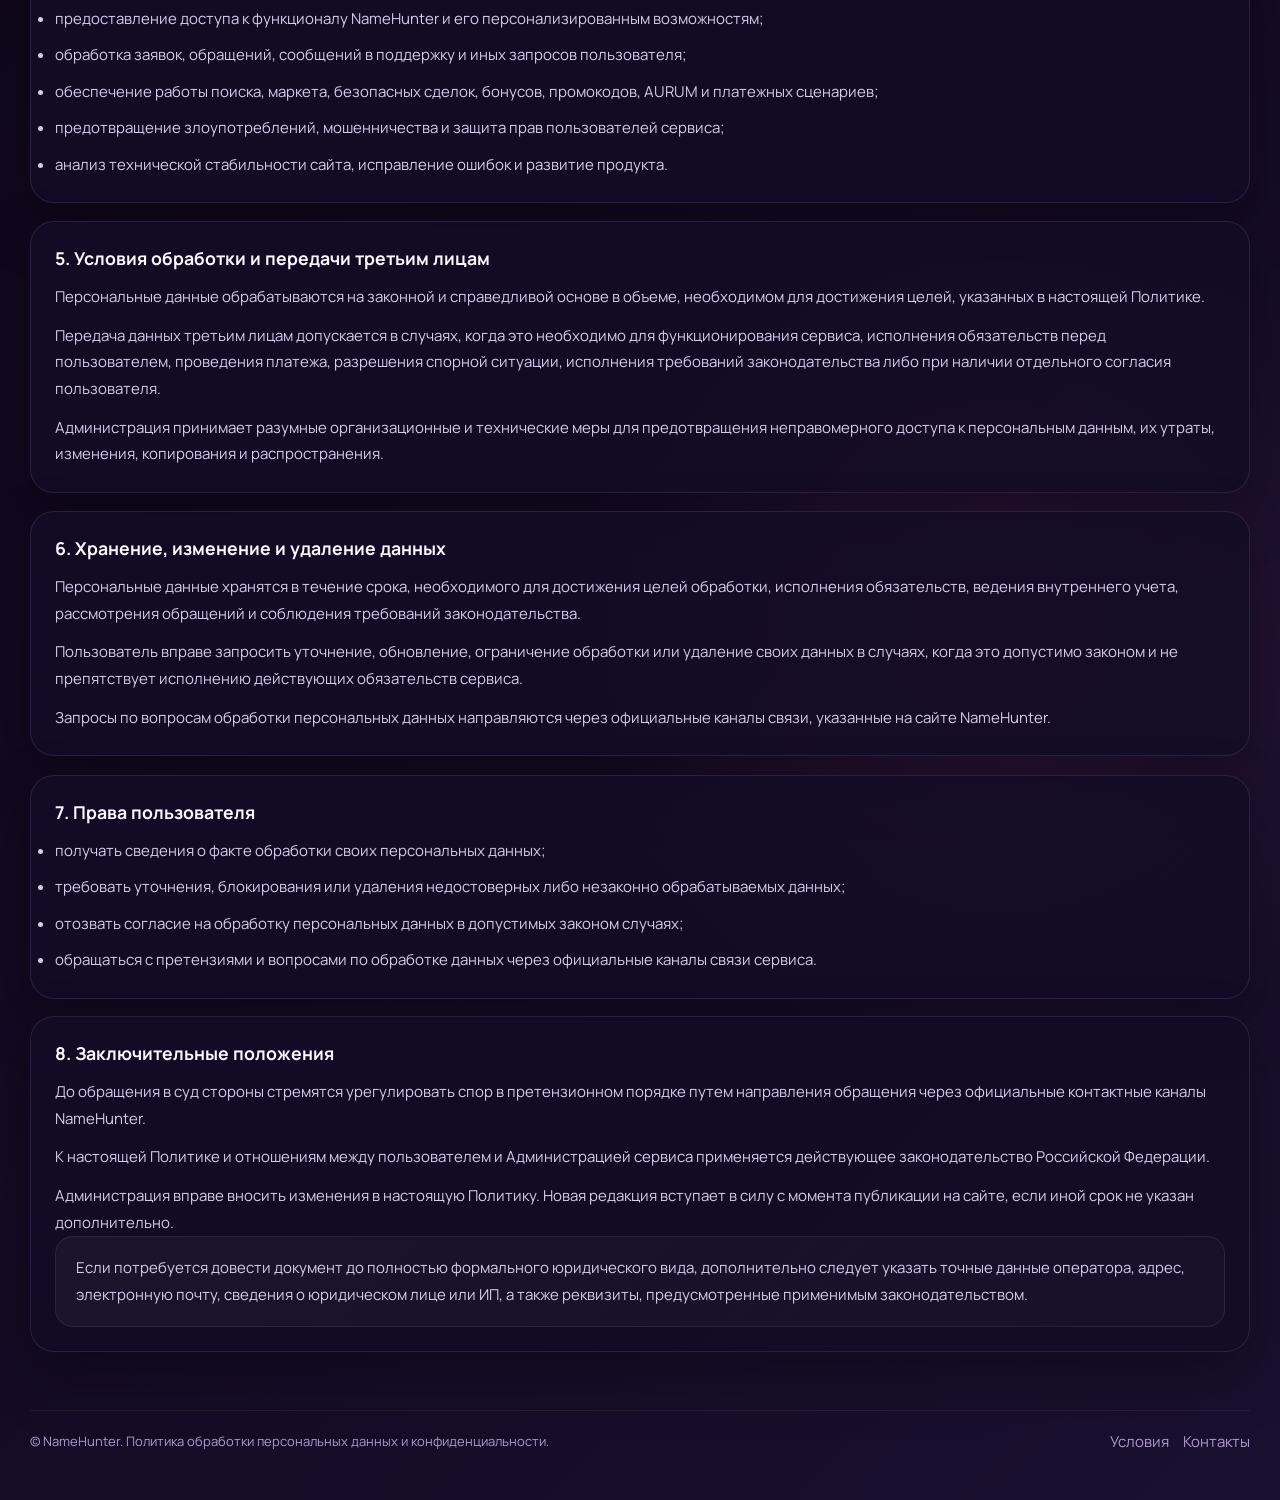
<file: privacy.html>
﻿<!doctype html>
<html lang="ru">
<head>
<meta charset="UTF-8" />
<meta name="viewport" content="width=device-width, initial-scale=1.0" />
<meta name="aurapay" content="69d579a39e07e" />
<title>Политика конфиденциальности - NameHunter</title>
<meta name="description" content="Политика конфиденциальности сервиса NameHunter." />
<link rel="stylesheet" href="./assets/styles.css" />
</head>
<body>
<header class="topbar"><div class="container topbar-inner"><a class="brand" href="./index.html"><div class="brand-mark">N</div><div><strong>NameHunter</strong><span>Поиск ников, бонусы и подарки</span></div></a><nav class="nav"><a href="./index.html">Главная</a><a href="./about.html">О сервисе</a><a href="./aurum.html">AURUM</a><a href="./updates.html">Обновления</a><a class="is-active" href="./privacy.html">Политика</a><a href="./terms.html">Условия</a><a href="./contacts.html">Контакты</a><div class="nav-tools"><div class="tool-dropdown"><button class="view-trigger" type="button" id="view-trigger">Вид</button><div class="view-menu" id="view-menu"><button class="view-btn" type="button" data-density-mode="default">100%</button><button class="view-btn" type="button" data-density-mode="compact">92%</button><button class="view-btn" type="button" data-density-mode="tight">86%</button></div></div><div class="tool-dropdown"><button class="lang-trigger" type="button" id="lang-trigger">Русский</button><div class="lang-menu" id="lang-menu"><button class="lang-btn" type="button" data-lang="ru">Русский</button><button class="lang-btn" type="button" data-lang="en">English</button><button class="lang-btn" type="button" data-lang="es">Español</button></div></div></div></nav></div></header>
<main>
<section class="page-hero"><div class="container"><div class="page-panel glass fade"><div class="breadcrumbs">Главная / Политика конфиденциальности</div><h1><span class="gradient">Политика конфиденциальности</span></h1><p class="hero-text">Настоящая Политика конфиденциальности регулирует порядок обработки персональных данных пользователей сайта и цифровых сервисов NameHunter, включая сайт, Telegram-бота и связанные интерфейсы проекта.</p><div class="policy-meta"><div class="meta-row">Редакция от 08.04.2026</div><div class="meta-row">Российская Федерация. Актуальные контактные данные оператора и способы связи указываются в разделе «Контакты».</div><div class="meta-row">Использование сайта и сервисов NameHunter означает согласие пользователя с настоящей Политикой. При несогласии пользователь обязан прекратить использование сервиса.</div></div></div></div></section>
<section class="section"><div class="container legal-wrap">
<article class="legal-section glass fade d1"><h2>1. Термины и определения</h2><div class="legal-list"><p><strong>Администрация сервиса</strong> — лица, уполномоченные управлять сайтом, Telegram-ботом и иными цифровыми компонентами NameHunter.</p><p><strong>Персональные данные</strong> — любая информация, относящаяся прямо или косвенно к определенному или определяемому физическому лицу.</p><p><strong>Обработка персональных данных</strong> — любое действие либо совокупность действий с персональными данными, совершаемых как с использованием средств автоматизации, так и без них.</p><p><strong>Пользователь</strong> — лицо, получающее доступ к сайту и сервисам NameHunter и использующее их функциональные возможности.</p><p><strong>Cookies</strong> — технические данные, сохраняемые браузером пользователя для корректной работы сайта, аналитики и сохранения отдельных пользовательских настроек.</p></div></article>
<article class="legal-section glass fade d2"><h2>2. Общие положения</h2><p>Настоящая Политика применяется ко всем данным, которые Администрация сервиса может получить от пользователя при использовании сайта, Telegram-бота, маркета, бонусных систем, промокодов, пополнения баланса, поддержки и иных внутренних механизмов NameHunter.</p><p>Сервис не является официальным сервисом Telegram. Все действия, связанные с использованием юзернеймов, выполняются пользователями самостоятельно в пределах правил Telegram и применимого законодательства.</p><p>Политика не распространяется на сайты и сервисы третьих лиц, ссылки на которые могут размещаться на сайте NameHunter.</p></article>
<article class="legal-section glass fade d3"><h2>3. Какие данные могут обрабатываться</h2><ul class="legal-list"><li>username в Telegram, Telegram ID, имя пользователя и иные сведения, добровольно предоставленные при использовании сервиса;</li><li>контактные данные, указанные при обращении в поддержку или при совершении отдельных действий в сервисе;</li><li>сведения о платежах, чеках, суммах, времени операции и технических идентификаторах, если это необходимо для проверки пополнения или разрешения спорной ситуации;</li><li>IP-адрес, тип браузера, язык интерфейса, cookies, сведения об устройстве, дата и время посещения, адреса страниц и события взаимодействия с сайтом.</li></ul></article>
<article class="legal-section glass fade d1"><h2>4. Цели обработки персональных данных</h2><ul class="legal-list"><li>предоставление доступа к функционалу NameHunter и его персонализированным возможностям;</li><li>обработка заявок, обращений, сообщений в поддержку и иных запросов пользователя;</li><li>обеспечение работы поиска, маркета, безопасных сделок, бонусов, промокодов, AURUM и платежных сценариев;</li><li>предотвращение злоупотреблений, мошенничества и защита прав пользователей сервиса;</li><li>анализ технической стабильности сайта, исправление ошибок и развитие продукта.</li></ul></article>
<article class="legal-section glass fade d2"><h2>5. Условия обработки и передачи третьим лицам</h2><p>Персональные данные обрабатываются на законной и справедливой основе в объеме, необходимом для достижения целей, указанных в настоящей Политике.</p><p>Передача данных третьим лицам допускается в случаях, когда это необходимо для функционирования сервиса, исполнения обязательств перед пользователем, проведения платежа, разрешения спорной ситуации, исполнения требований законодательства либо при наличии отдельного согласия пользователя.</p><p>Администрация принимает разумные организационные и технические меры для предотвращения неправомерного доступа к персональным данным, их утраты, изменения, копирования и распространения.</p></article>
<article class="legal-section glass fade d3"><h2>6. Хранение, изменение и удаление данных</h2><p>Персональные данные хранятся в течение срока, необходимого для достижения целей обработки, исполнения обязательств, ведения внутреннего учета, рассмотрения обращений и соблюдения требований законодательства.</p><p>Пользователь вправе запросить уточнение, обновление, ограничение обработки или удаление своих данных в случаях, когда это допустимо законом и не препятствует исполнению действующих обязательств сервиса.</p><p>Запросы по вопросам обработки персональных данных направляются через официальные каналы связи, указанные на сайте NameHunter.</p></article>
<article class="legal-section glass fade d1"><h2>7. Права пользователя</h2><ul class="legal-list"><li>получать сведения о факте обработки своих персональных данных;</li><li>требовать уточнения, блокирования или удаления недостоверных либо незаконно обрабатываемых данных;</li><li>отозвать согласие на обработку персональных данных в допустимых законом случаях;</li><li>обращаться с претензиями и вопросами по обработке данных через официальные каналы связи сервиса.</li></ul></article>
<article class="legal-section glass fade d2"><h2>8. Заключительные положения</h2><p>До обращения в суд стороны стремятся урегулировать спор в претензионном порядке путем направления обращения через официальные контактные каналы NameHunter.</p><p>К настоящей Политике и отношениям между пользователем и Администрацией сервиса применяется действующее законодательство Российской Федерации.</p><p>Администрация вправе вносить изменения в настоящую Политику. Новая редакция вступает в силу с момента публикации на сайте, если иной срок не указан дополнительно.</p><div class="legal-note">Если потребуется довести документ до полностью формального юридического вида, дополнительно следует указать точные данные оператора, адрес, электронную почту, сведения о юридическом лице или ИП, а также реквизиты, предусмотренные применимым законодательством.</div></article>
</div></section>
</main>
<footer><div class="container footer"><div class="footer-note">© NameHunter. Политика обработки персональных данных и конфиденциальности.</div><div class="links"><a href="./terms.html">Условия</a><a href="./contacts.html">Контакты</a></div></div></footer>
<script src="./assets/app.js"></script>
</body>
</html>
</file>
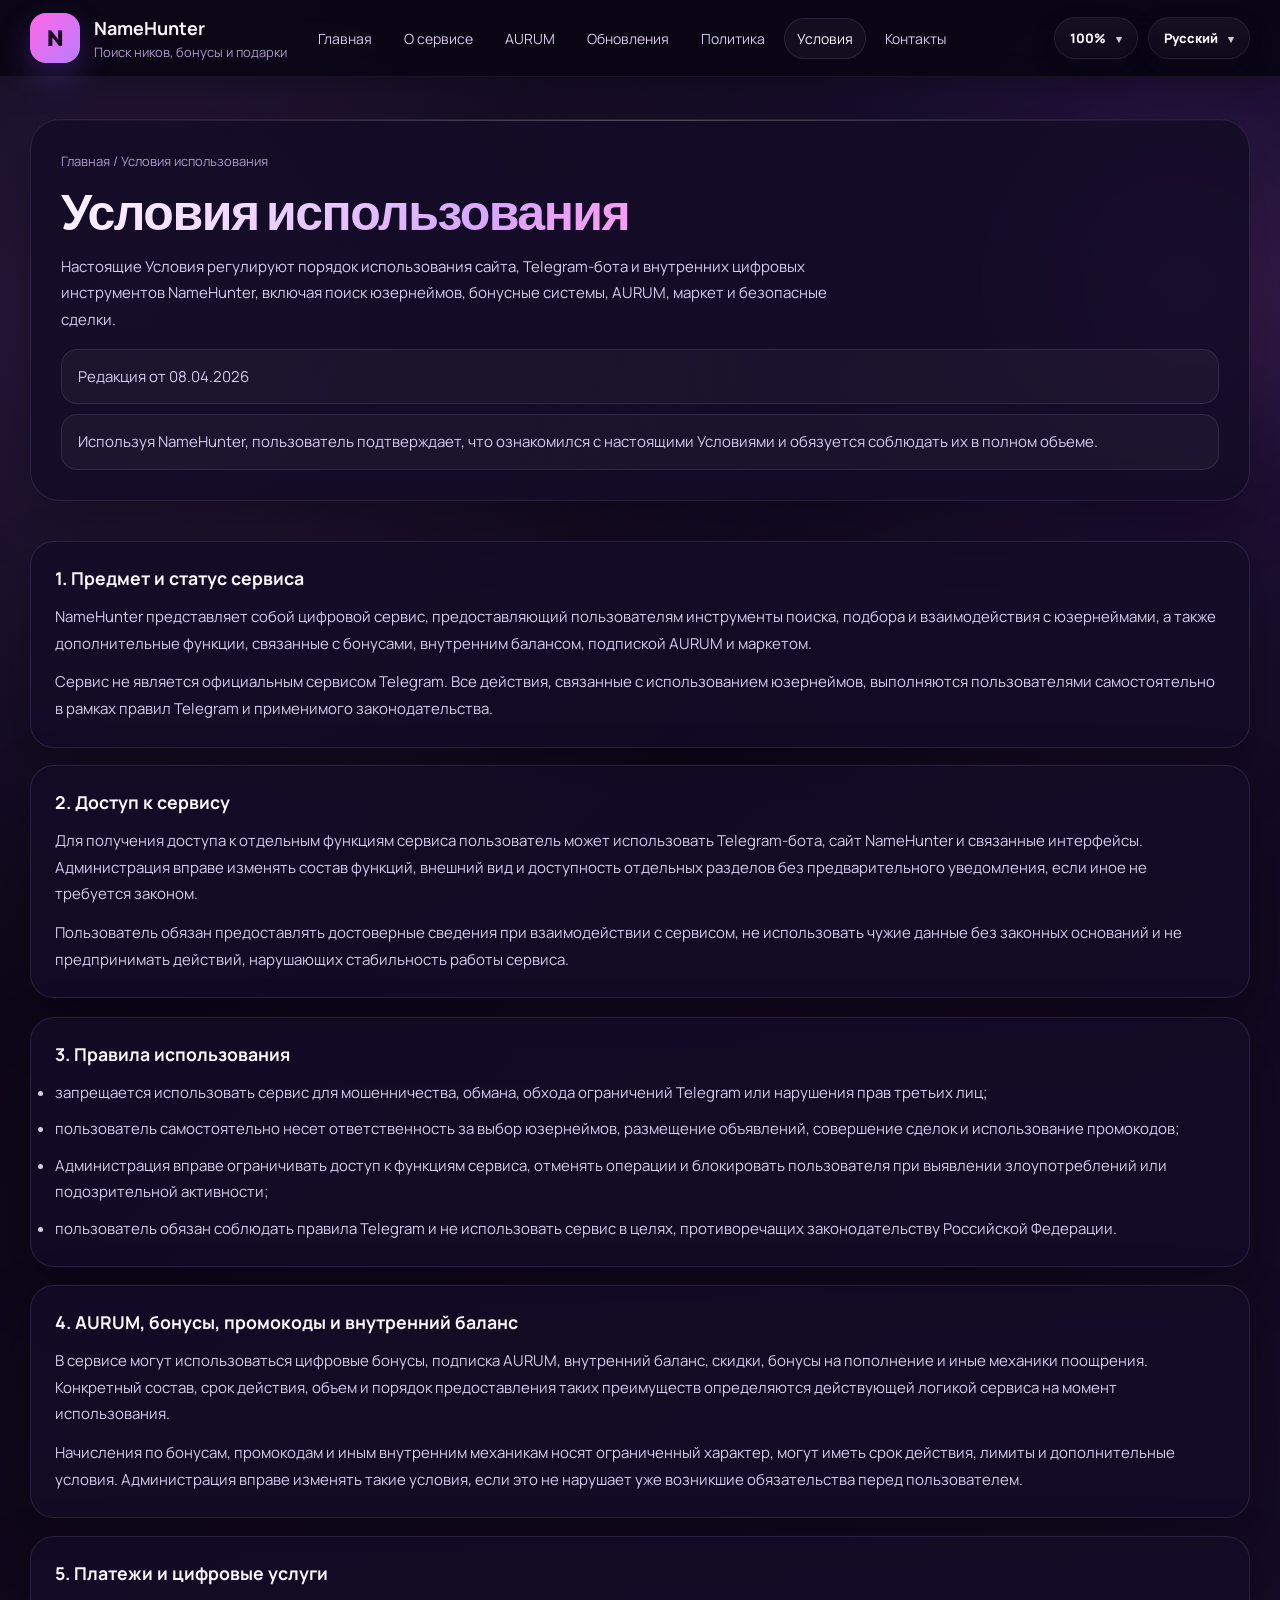
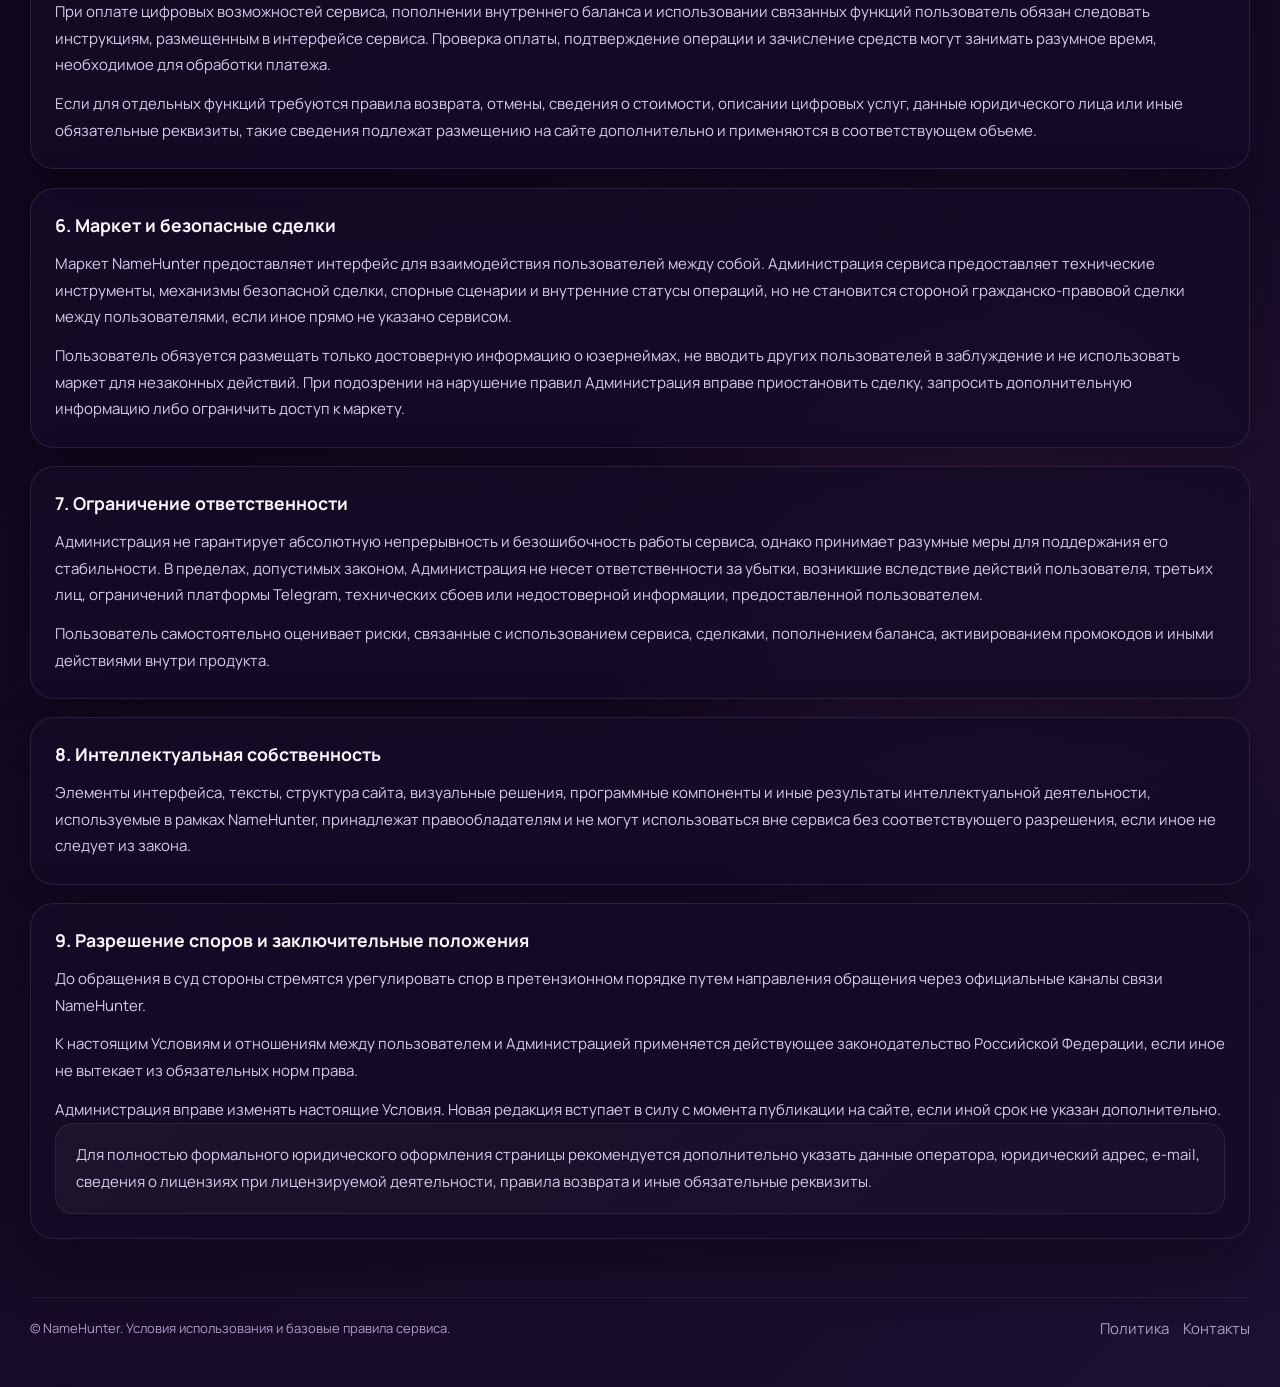
<file: terms.html>
﻿<!doctype html>
<html lang="ru">
<head>
<meta charset="UTF-8" />
<meta name="viewport" content="width=device-width, initial-scale=1.0" />
<meta name="aurapay" content="69d579a39e07e" />
<title>Условия использования - NameHunter</title>
<meta name="description" content="Условия использования сервиса NameHunter." />
<link rel="stylesheet" href="./assets/styles.css" />
</head>
<body>
<header class="topbar"><div class="container topbar-inner"><a class="brand" href="./index.html"><div class="brand-mark">N</div><div><strong>NameHunter</strong><span>Поиск ников, бонусы и подарки</span></div></a><nav class="nav"><a href="./index.html">Главная</a><a href="./about.html">О сервисе</a><a href="./aurum.html">AURUM</a><a href="./updates.html">Обновления</a><a href="./privacy.html">Политика</a><a class="is-active" href="./terms.html">Условия</a><a href="./contacts.html">Контакты</a><div class="nav-tools"><div class="tool-dropdown"><button class="view-trigger" type="button" id="view-trigger">Вид</button><div class="view-menu" id="view-menu"><button class="view-btn" type="button" data-density-mode="default">100%</button><button class="view-btn" type="button" data-density-mode="compact">92%</button><button class="view-btn" type="button" data-density-mode="tight">86%</button></div></div><div class="tool-dropdown"><button class="lang-trigger" type="button" id="lang-trigger">Русский</button><div class="lang-menu" id="lang-menu"><button class="lang-btn" type="button" data-lang="ru">Русский</button><button class="lang-btn" type="button" data-lang="en">English</button><button class="lang-btn" type="button" data-lang="es">Español</button></div></div></div></nav></div></header>
<main>
<section class="page-hero"><div class="container"><div class="page-panel glass fade"><div class="breadcrumbs">Главная / Условия использования</div><h1><span class="gradient">Условия использования</span></h1><p class="hero-text">Настоящие Условия регулируют порядок использования сайта, Telegram-бота и внутренних цифровых инструментов NameHunter, включая поиск юзернеймов, бонусные системы, AURUM, маркет и безопасные сделки.</p><div class="policy-meta"><div class="meta-row">Редакция от 08.04.2026</div><div class="meta-row">Используя NameHunter, пользователь подтверждает, что ознакомился с настоящими Условиями и обязуется соблюдать их в полном объеме.</div></div></div></div></section>
<section class="section"><div class="container legal-wrap">
<article class="legal-section glass fade d1"><h2>1. Предмет и статус сервиса</h2><p>NameHunter представляет собой цифровой сервис, предоставляющий пользователям инструменты поиска, подбора и взаимодействия с юзернеймами, а также дополнительные функции, связанные с бонусами, внутренним балансом, подпиской AURUM и маркетом.</p><p>Сервис не является официальным сервисом Telegram. Все действия, связанные с использованием юзернеймов, выполняются пользователями самостоятельно в рамках правил Telegram и применимого законодательства.</p></article>
<article class="legal-section glass fade d2"><h2>2. Доступ к сервису</h2><p>Для получения доступа к отдельным функциям сервиса пользователь может использовать Telegram-бота, сайт NameHunter и связанные интерфейсы. Администрация вправе изменять состав функций, внешний вид и доступность отдельных разделов без предварительного уведомления, если иное не требуется законом.</p><p>Пользователь обязан предоставлять достоверные сведения при взаимодействии с сервисом, не использовать чужие данные без законных оснований и не предпринимать действий, нарушающих стабильность работы сервиса.</p></article>
<article class="legal-section glass fade d3"><h2>3. Правила использования</h2><ul class="legal-list"><li>запрещается использовать сервис для мошенничества, обмана, обхода ограничений Telegram или нарушения прав третьих лиц;</li><li>пользователь самостоятельно несет ответственность за выбор юзернеймов, размещение объявлений, совершение сделок и использование промокодов;</li><li>Администрация вправе ограничивать доступ к функциям сервиса, отменять операции и блокировать пользователя при выявлении злоупотреблений или подозрительной активности;</li><li>пользователь обязан соблюдать правила Telegram и не использовать сервис в целях, противоречащих законодательству Российской Федерации.</li></ul></article>
<article class="legal-section glass fade d1"><h2>4. AURUM, бонусы, промокоды и внутренний баланс</h2><p>В сервисе могут использоваться цифровые бонусы, подписка AURUM, внутренний баланс, скидки, бонусы на пополнение и иные механики поощрения. Конкретный состав, срок действия, объем и порядок предоставления таких преимуществ определяются действующей логикой сервиса на момент использования.</p><p>Начисления по бонусам, промокодам и иным внутренним механикам носят ограниченный характер, могут иметь срок действия, лимиты и дополнительные условия. Администрация вправе изменять такие условия, если это не нарушает уже возникшие обязательства перед пользователем.</p></article>
<article class="legal-section glass fade d2"><h2>5. Платежи и цифровые услуги</h2><p>При оплате цифровых возможностей сервиса, пополнении внутреннего баланса и использовании связанных функций пользователь обязан следовать инструкциям, размещенным в интерфейсе сервиса. Проверка оплаты, подтверждение операции и зачисление средств могут занимать разумное время, необходимое для обработки платежа.</p><p>Если для отдельных функций требуются правила возврата, отмены, сведения о стоимости, описании цифровых услуг, данные юридического лица или иные обязательные реквизиты, такие сведения подлежат размещению на сайте дополнительно и применяются в соответствующем объеме.</p></article>
<article class="legal-section glass fade d3"><h2>6. Маркет и безопасные сделки</h2><p>Маркет NameHunter предоставляет интерфейс для взаимодействия пользователей между собой. Администрация сервиса предоставляет технические инструменты, механизмы безопасной сделки, спорные сценарии и внутренние статусы операций, но не становится стороной гражданско-правовой сделки между пользователями, если иное прямо не указано сервисом.</p><p>Пользователь обязуется размещать только достоверную информацию о юзернеймах, не вводить других пользователей в заблуждение и не использовать маркет для незаконных действий. При подозрении на нарушение правил Администрация вправе приостановить сделку, запросить дополнительную информацию либо ограничить доступ к маркету.</p></article>
<article class="legal-section glass fade d1"><h2>7. Ограничение ответственности</h2><p>Администрация не гарантирует абсолютную непрерывность и безошибочность работы сервиса, однако принимает разумные меры для поддержания его стабильности. В пределах, допустимых законом, Администрация не несет ответственности за убытки, возникшие вследствие действий пользователя, третьих лиц, ограничений платформы Telegram, технических сбоев или недостоверной информации, предоставленной пользователем.</p><p>Пользователь самостоятельно оценивает риски, связанные с использованием сервиса, сделками, пополнением баланса, активированием промокодов и иными действиями внутри продукта.</p></article>
<article class="legal-section glass fade d2"><h2>8. Интеллектуальная собственность</h2><p>Элементы интерфейса, тексты, структура сайта, визуальные решения, программные компоненты и иные результаты интеллектуальной деятельности, используемые в рамках NameHunter, принадлежат правообладателям и не могут использоваться вне сервиса без соответствующего разрешения, если иное не следует из закона.</p></article>
<article class="legal-section glass fade d3"><h2>9. Разрешение споров и заключительные положения</h2><p>До обращения в суд стороны стремятся урегулировать спор в претензионном порядке путем направления обращения через официальные каналы связи NameHunter.</p><p>К настоящим Условиям и отношениям между пользователем и Администрацией применяется действующее законодательство Российской Федерации, если иное не вытекает из обязательных норм права.</p><p>Администрация вправе изменять настоящие Условия. Новая редакция вступает в силу с момента публикации на сайте, если иной срок не указан дополнительно.</p><div class="legal-note">Для полностью формального юридического оформления страницы рекомендуется дополнительно указать данные оператора, юридический адрес, e-mail, сведения о лицензиях при лицензируемой деятельности, правила возврата и иные обязательные реквизиты.</div></article>
</div></section>
</main>
<footer><div class="container footer"><div class="footer-note">© NameHunter. Условия использования и базовые правила сервиса.</div><div class="links"><a href="./privacy.html">Политика</a><a href="./contacts.html">Контакты</a></div></div></footer>
<script src="./assets/app.js"></script>
</body>
</html>
</file>
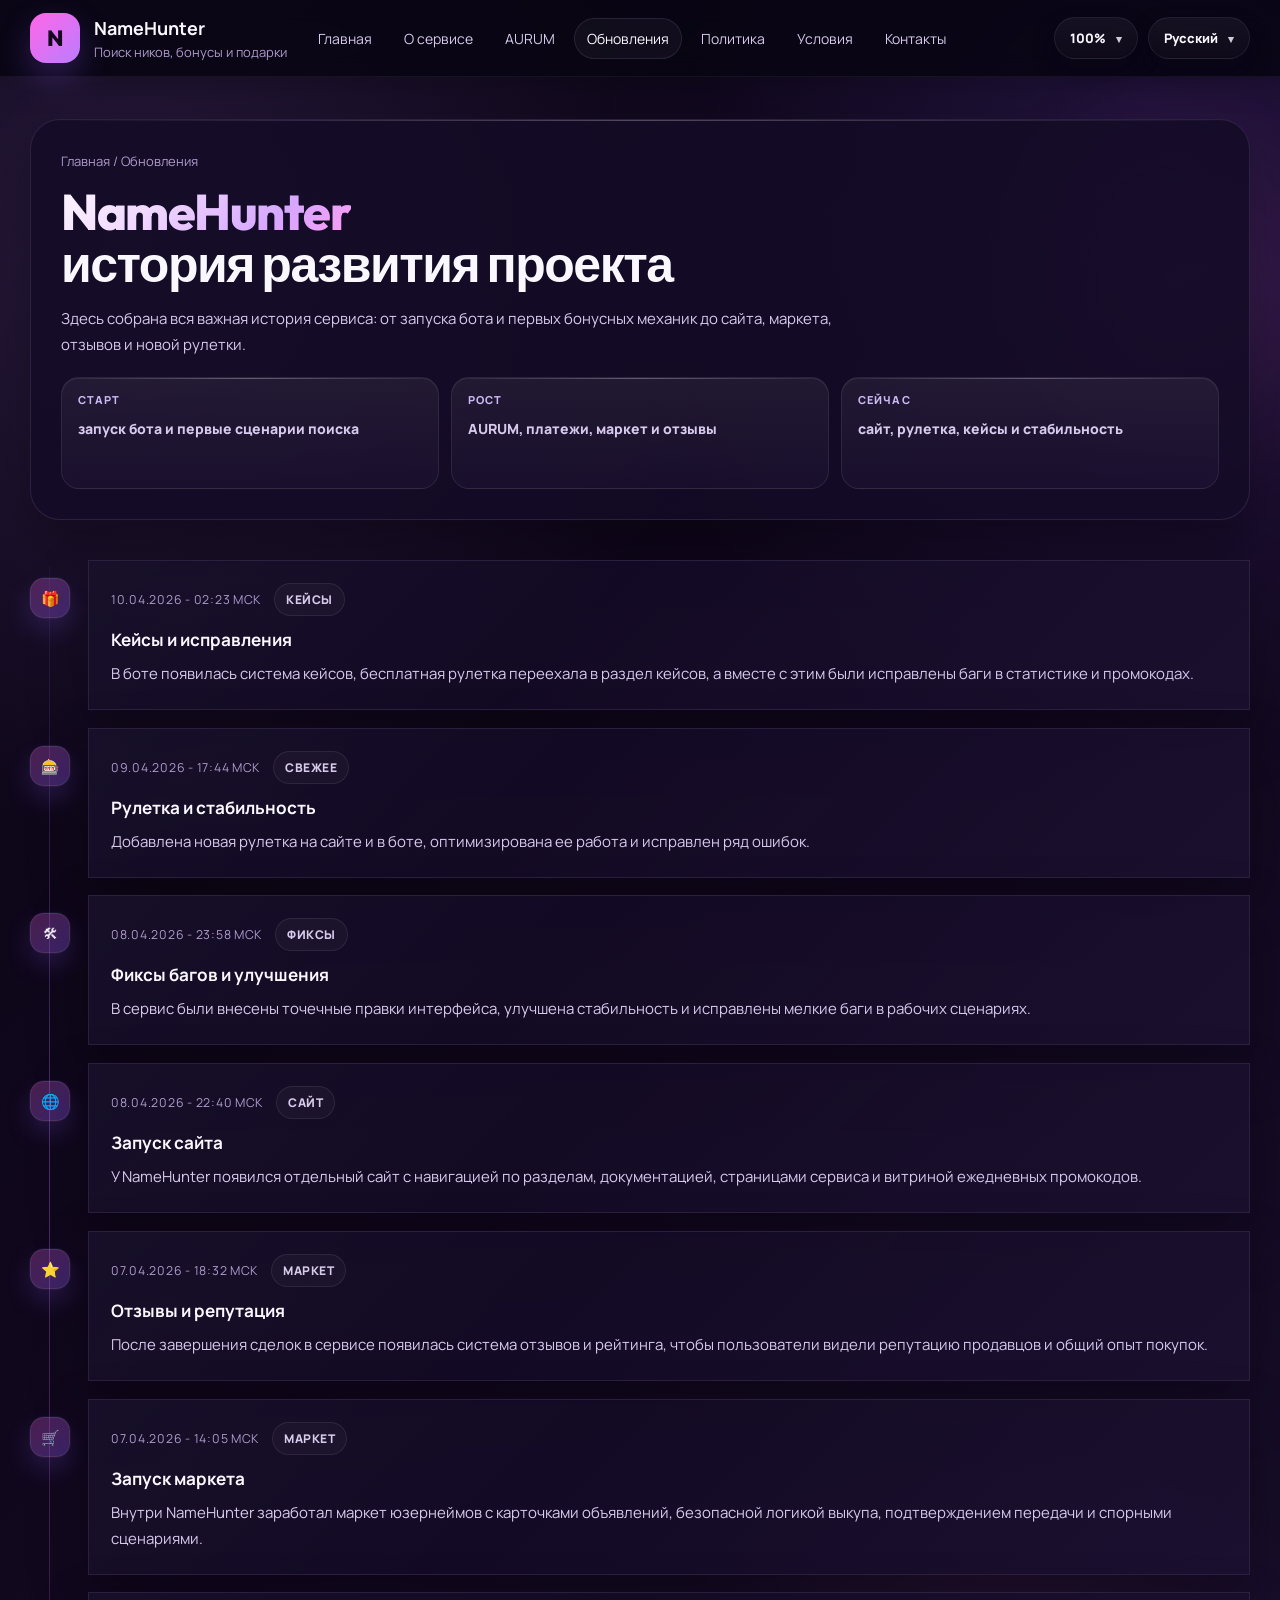
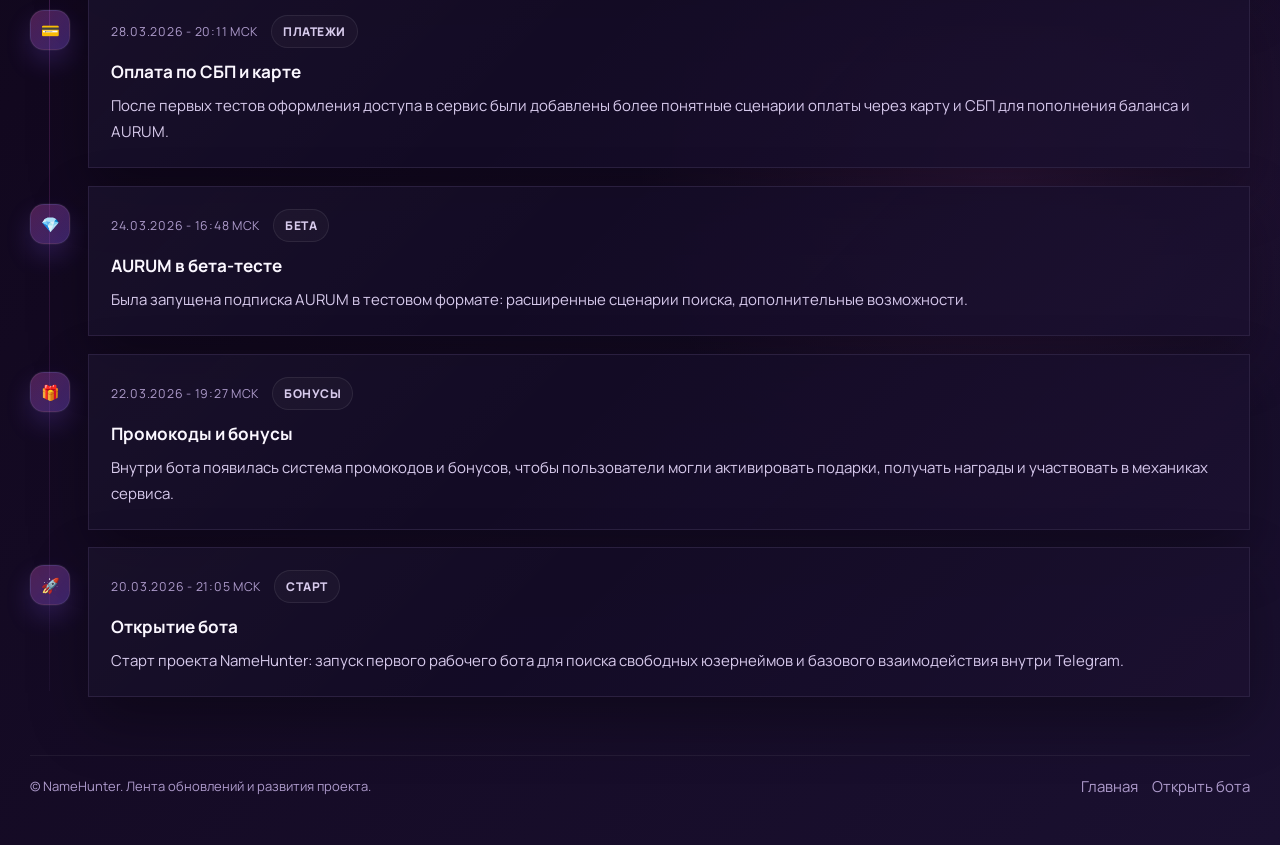
<file: updates.html>
﻿<!doctype html>
<html lang="ru">
<head>
  <meta charset="UTF-8" />
  <meta name="viewport" content="width=device-width, initial-scale=1.0" />
  <meta name="aurapay" content="69d579a39e07e" />
  <title data-i18n="updates.title">Обновления - NameHunter</title>
  <meta name="description" data-i18n-content="updates.desc" content="Хронология развития NameHunter: запуск бота, бонусы, AURUM, платежи, маркет, отзывы, сайт и рулетка." />
  <link rel="stylesheet" href="./assets/styles.css" />
</head>
<body>
  <header class="topbar">
    <div class="container topbar-inner">
      <a class="brand" href="./index.html">
        <div class="brand-mark">N</div>
        <div>
          <strong>NameHunter</strong>
          <span data-i18n="common.brand_sub">Поиск ников, бонусы и подарки</span>
        </div>
      </a>
      <nav class="nav">
        <a href="./index.html" data-i18n="common.nav.home">Главная</a>
        <a href="./about.html" data-i18n="common.nav.about">О сервисе</a>
        <a href="./aurum.html" data-i18n="common.nav.aurum">AURUM</a>
        <a class="is-active" href="./updates.html" data-i18n="common.nav.updates">Обновления</a>
        <a href="./privacy.html" data-i18n="common.nav.privacy">Политика</a>
        <a href="./terms.html" data-i18n="common.nav.terms">Условия</a>
        <a href="./contacts.html" data-i18n="common.nav.contacts">Контакты</a>
        <div class="nav-tools">
          <div class="tool-dropdown">
            <button class="view-trigger" type="button" id="view-trigger">Вид</button>
            <div class="view-menu" id="view-menu">
              <button class="view-btn" type="button" data-density-mode="default">100%</button>
              <button class="view-btn" type="button" data-density-mode="compact">92%</button>
              <button class="view-btn" type="button" data-density-mode="tight">86%</button>
            </div>
          </div>
          <div class="tool-dropdown">
            <button class="lang-trigger" type="button" id="lang-trigger">Русский</button>
            <div class="lang-menu" id="lang-menu">
              <button class="lang-btn" type="button" data-lang="ru">Русский</button>
              <button class="lang-btn" type="button" data-lang="en">English</button>
              <button class="lang-btn" type="button" data-lang="es">Español</button>
            </div>
          </div>
        </div>
      </nav>
    </div>
  </header>

  <main>
    <section class="page-hero">
      <div class="container">
        <div class="page-panel glass fade">
          <div class="breadcrumbs" data-i18n="updates.bc">Главная / Обновления</div>
          <h1>
            <span class="gradient">NameHunter</span><br />
            <span data-i18n="updates.h1">история развития проекта</span>
          </h1>
          <p class="hero-text" data-i18n="updates.intro">Здесь собрана вся важная история сервиса: от запуска бота и первых бонусных механик до сайта, маркета, отзывов и новой рулетки.</p>
          <div class="metrics-grid updates-summary fade d1">
            <article class="metric glass">
              <strong data-i18n="updates.s1t">Старт</strong>
              <span data-i18n="updates.s1d">запуск бота и первые сценарии поиска</span>
            </article>
            <article class="metric glass">
              <strong data-i18n="updates.s2t">Рост</strong>
              <span data-i18n="updates.s2d">AURUM, платежи, маркет и отзывы</span>
            </article>
            <article class="metric glass">
              <strong data-i18n="updates.s3t">Сейчас</strong>
              <span data-i18n="updates.s3d">сайт, рулетка, кейсы и стабильность</span>
            </article>
          </div>
        </div>
      </div>
    </section>

    <section class="section">
      <div class="container section-shell">
        <div class="timeline">
          <article class="timeline-item fade d1">
            <div class="timeline-dot">🎁</div>
            <div class="timeline-card glass">
              <span class="timeline-date">10.04.2026 - 02:23 МСК</span>
              <span class="timeline-tag" data-i18n="updates.tag_case">Кейсы</span>
              <h3 data-i18n="updates.u11t">Кейсы и исправления</h3>
              <p data-i18n="updates.u11d">В боте появилась система кейсов, бесплатная рулетка переехала в раздел кейсов, а вместе с этим были исправлены баги в статистике и промокодах.</p>
            </div>
          </article>
          <article class="timeline-item fade d1">
            <div class="timeline-dot">🎰</div>
            <div class="timeline-card glass">
              <span class="timeline-date">09.04.2026 - 17:44 МСК</span>
              <span class="timeline-tag" data-i18n="updates.tag_live">Свежее</span>
              <h3 data-i18n="updates.u10t">Рулетка и стабильность</h3>
              <p data-i18n="updates.u10d">Добавлена новая рулетка на сайте и в боте, оптимизирована ее работа и исправлен ряд ошибок.</p>
            </div>
          </article>


          <article class="timeline-item fade d3">
            <div class="timeline-dot">🛠</div>
            <div class="timeline-card glass">
              <span class="timeline-date">08.04.2026 - 23:58 МСК</span>
              <span class="timeline-tag" data-i18n="updates.tag_fix">Фиксы</span>
              <h3 data-i18n="updates.u8t">Фиксы багов и улучшения</h3>
              <p data-i18n="updates.u8d">В сервис были внесены точечные правки интерфейса, улучшена стабильность и исправлены мелкие баги в рабочих сценариях.</p>
            </div>
          </article>

          <article class="timeline-item fade d1">
            <div class="timeline-dot">🌐</div>
            <div class="timeline-card glass">
              <span class="timeline-date">08.04.2026 - 22:40 МСК</span>
              <span class="timeline-tag" data-i18n="updates.tag_web">Сайт</span>
              <h3 data-i18n="updates.u7t">Запуск сайта</h3>
              <p data-i18n="updates.u7d">У NameHunter появился отдельный сайт с навигацией по разделам, документацией, страницами сервиса и витриной ежедневных промокодов.</p>
            </div>
          </article>

          <article class="timeline-item fade d2">
            <div class="timeline-dot">⭐</div>
            <div class="timeline-card glass">
              <span class="timeline-date">07.04.2026 - 18:32 МСК</span>
              <span class="timeline-tag" data-i18n="updates.tag_market">Репутация</span>
              <h3 data-i18n="updates.u6t">Отзывы и репутация</h3>
              <p data-i18n="updates.u6d">После завершения сделок в сервисе появилась система отзывов и рейтинга, чтобы пользователи видели репутацию продавцов и общий опыт покупок.</p>
            </div>
          </article>

          <article class="timeline-item fade d3">
            <div class="timeline-dot">🛒</div>
            <div class="timeline-card glass">
              <span class="timeline-date">07.04.2026 - 14:05 МСК</span>
              <span class="timeline-tag" data-i18n="updates.tag_market">Маркет</span>
              <h3 data-i18n="updates.u5t">Запуск маркета</h3>
              <p data-i18n="updates.u5d">Внутри NameHunter заработал маркет юзернеймов с карточками объявлений, безопасной логикой выкупа, подтверждением передачи и спорными сценариями.</p>
            </div>
          </article>

          <article class="timeline-item fade d1">
            <div class="timeline-dot">💳</div>
            <div class="timeline-card glass">
              <span class="timeline-date">28.03.2026 - 20:11 МСК</span>
              <span class="timeline-tag" data-i18n="updates.tag_pay">Платежи</span>
              <h3 data-i18n="updates.u4t">Оплата по СБП и карте</h3>
              <p data-i18n="updates.u4d">После первых тестов оформления доступа в сервис были добавлены более понятные сценарии оплаты через карту и СБП для пополнения баланса и AURUM.</p>
            </div>
          </article>

          <article class="timeline-item fade d2">
            <div class="timeline-dot">💎</div>
            <div class="timeline-card glass">
              <span class="timeline-date">24.03.2026 - 16:48 МСК</span>
              <span class="timeline-tag" data-i18n="updates.tag_beta">Бета</span>
              <h3 data-i18n="updates.u3t">AURUM в бета-тесте</h3>
              <p data-i18n="updates.u3d">Была запущена подписка AURUM в тестовом формате: расширенные сценарии поиска, дополнительные возможности.</p>
            </div>
          </article>

          <article class="timeline-item fade d3">
            <div class="timeline-dot">🎁</div>
            <div class="timeline-card glass">
              <span class="timeline-date">22.03.2026 - 19:27 МСК</span>
              <span class="timeline-tag" data-i18n="updates.tag_bonus">Бонусы</span>
              <h3 data-i18n="updates.u2t">Промокоды и бонусы</h3>
              <p data-i18n="updates.u2d">Внутри бота появилась система промокодов и бонусов, чтобы пользователи могли активировать подарки, получать награды и участвовать в механиках сервиса.</p>
            </div>
          </article>

          <article class="timeline-item fade d1">
            <div class="timeline-dot">🚀</div>
            <div class="timeline-card glass">
              <span class="timeline-date">20.03.2026 - 21:05 МСК</span>
              <span class="timeline-tag" data-i18n="updates.tag_start">Старт</span>
              <h3 data-i18n="updates.u1t">Открытие бота</h3>
              <p data-i18n="updates.u1d">Старт проекта NameHunter: запуск первого рабочего бота для поиска свободных юзернеймов и базового взаимодействия внутри Telegram.</p>
            </div>
          </article>
        </div>
      </div>
    </section>
  </main>

  <footer>
    <div class="container footer">
      <div class="footer-note" data-i18n="common.footer_updates">© NameHunter. Лента обновлений и развития проекта.</div>
      <div class="links">
        <a href="./index.html" data-i18n="common.nav.home">Главная</a>
        <a href="https://t.me/NameHunterRobot" target="_blank" rel="noopener noreferrer" data-i18n="common.open_bot">Открыть бота</a>
      </div>
    </div>
  </footer>

  <script id="i18n-data" type="application/json">
  {
    "ru": {
      "common": {
        "brand_sub": "Поиск ников, бонусы и подарки",
        "nav": {
          "home": "Главная",
          "about": "О сервисе",
          "aurum": "AURUM",
          "updates": "Обновления",
          "privacy": "Политика",
          "terms": "Условия",
          "contacts": "Контакты"
        },
        "footer_updates": "© NameHunter. Лента обновлений и развития проекта.",
        "open_bot": "Открыть бота"
      },
      "updates": {
        "title": "Обновления - NameHunter",
        "desc": "Хронология развития NameHunter: запуск бота, бонусы, AURUM, платежи, маркет, отзывы, сайт и рулетка.",
        "bc": "Главная / Обновления",
        "h1": "история развития проекта",
        "intro": "Здесь собрана вся важная история сервиса: от запуска бота и первых бонусных механик до сайта, маркета, отзывов и новой рулетки.",
        "s1t": "Старт",
        "s1d": "запуск бота и первые сценарии поиска",
        "s2t": "Рост",
        "s2d": "AURUM, платежи, маркет и отзывы",
        "s3t": "Сейчас",
        "s3d": "сайт, рулетка, кейсы и стабильность",
        "tag_live": "Свежее",
        "tag_case": "Кейсы",
        "tag_fix": "Фиксы",
        "tag_web": "Сайт",
        "tag_market": "Маркет",
        "tag_pay": "Платежи",
        "tag_beta": "Бета",
        "tag_bonus": "Бонусы",
        "tag_start": "Старт",
        "u11t": "Кейсы и исправления",
        "u11d": "В боте появилась система кейсов, бесплатная рулетка переехала в раздел кейсов, а вместе с этим были исправлены баги в статистике и промокодах.",
        "u10t": "Рулетка и стабильность",
        "u10d": "Добавлена новая рулетка на сайте и в боте, оптимизирована ее работа и исправлен ряд ошибок.",
        "u8t": "Фиксы багов и улучшения",
        "u8d": "В сервис были внесены точечные правки интерфейса, улучшена стабильность и исправлены мелкие баги в рабочих сценариях.",
        "u7t": "Запуск сайта",
        "u7d": "У NameHunter появился отдельный сайт с навигацией по разделам, документацией, страницами сервиса и витриной ежедневных промокодов.",
        "u6t": "Отзывы и репутация",
        "u6d": "После завершения сделок в сервисе появилась система отзывов и рейтинга, чтобы пользователи видели репутацию продавцов и общий опыт покупок.",
        "u5t": "Запуск маркета",
        "u5d": "Внутри NameHunter заработал маркет юзернеймов с карточками объявлений, безопасной логикой выкупа, подтверждением передачи и спорными сценариями.",
        "u4t": "Оплата по СБП и карте",
        "u4d": "После первых тестов оформления доступа в сервис были добавлены более понятные сценарии оплаты через карту и СБП для пополнения баланса и AURUM.",
        "u3t": "AURUM в бета-тесте",
        "u3d": "Была запущена подписка AURUM в тестовом формате: расширенные сценарии поиска, дополнительные возможности.",
        "u2t": "Промокоды и бонусы",
        "u2d": "Внутри бота появилась система промокодов и бонусов, чтобы пользователи могли активировать подарки, получать награды и участвовать в механиках сервиса.",
        "u1t": "Открытие бота",
        "u1d": "Старт проекта NameHunter: запуск первого рабочего бота для поиска свободных юзернеймов и базового взаимодействия внутри Telegram."
      }
    },
    "en": {
      "common": {
        "brand_sub": "Username search, bonuses and gifts",
        "nav": {
          "home": "Home",
          "about": "About",
          "aurum": "AURUM",
          "updates": "Updates",
          "privacy": "Privacy",
          "terms": "Terms",
          "contacts": "Contacts"
        },
        "footer_updates": "© NameHunter. Project update feed.",
        "open_bot": "Open bot"
      },
      "updates": {
        "title": "Updates - NameHunter",
        "desc": "NameHunter timeline: bot launch, bonuses, AURUM, payments, marketplace, reviews, website and roulette.",
        "bc": "Home / Updates",
        "h1": "project evolution timeline",
        "intro": "Here is the full visible history of the service: from the bot launch and first bonus mechanics to the website, reviews and the new roulette.",
        "s1t": "Start",
        "s1d": "bot launch and first search flows",
        "s2t": "Growth",
        "s2d": "AURUM, payments, marketplace and reviews",
        "s3t": "Now",
        "s3d": "website, roulette, cases and stability",
        "tag_live": "Fresh",
        "tag_case": "Cases",
        "tag_fix": "Fixes",
        "tag_web": "Website",
        "tag_market": "Market",
        "tag_pay": "Payments",
        "tag_beta": "Beta",
        "tag_bonus": "Bonuses",
        "tag_start": "Start",
        "u11t": "Cases and fixes",
        "u11d": "A case system was added to the bot, the free roulette moved into the cases section, and several bugs in stats and promo codes were fixed.",
        "u10t": "Roulette and stability",
        "u10d": "A new roulette was added to the website and the bot, its work was optimized and several bugs were fixed.",
        "u8t": "Bug fixes and improvements",
        "u8d": "The service received targeted interface fixes, better stability and several small workflow bug fixes.",
        "u7t": "Website launch",
        "u7d": "NameHunter got its own website with section navigation, documentation, service pages and a daily promo-code showcase.",
        "u6t": "Reviews and reputation",
        "u6d": "After deals were completed, the service received a review and rating system so users could see seller reputation and purchase history.",
        "u5t": "Marketplace launch",
        "u5d": "The NameHunter marketplace went live with listing cards, safe buyout logic, transfer confirmation and dispute scenarios.",
        "u4t": "Card and SBP payments",
        "u4d": "After the first access tests, clearer payment scenarios via card and SBP were added for balance top-ups and AURUM.",
        "u3t": "AURUM beta",
        "u3d": "The AURUM subscription launched in beta format with expanded search flows and the first manual onboarding through support.",
        "u2t": "Promo codes and bonuses",
        "u2d": "The bot received a promo-code and bonus system so users could activate gifts, receive rewards and engage with service mechanics.",
        "u1t": "Bot opening",
        "u1d": "The beginning of NameHunter: the first working bot for searching free usernames and basic Telegram interaction went live."
      }
    },
    "es": {
      "common": {
        "brand_sub": "Busqueda de nombres, bonos y regalos",
        "nav": {
          "home": "Inicio",
          "about": "Servicio",
          "aurum": "AURUM",
          "updates": "Actualizaciones",
          "privacy": "Privacidad",
          "terms": "Condiciones",
          "contacts": "Contactos"
        },
        "footer_updates": "© NameHunter. Historial de actualizaciones del proyecto.",
        "open_bot": "Abrir bot"
      },
      "updates": {
        "title": "Actualizaciones - NameHunter",
        "desc": "Cronologia de NameHunter: lanzamiento del bot, bonos, AURUM, pagos, mercado, reseñas, sitio y ruleta.",
        "bc": "Inicio / Actualizaciones",
        "h1": "historia del desarrollo del proyecto",
        "intro": "Aqui esta la historia visible del servicio: desde el lanzamiento del bot y los primeros bonos hasta el sitio, las reseñas y la nueva ruleta.",
        "s1t": "Inicio",
        "s1d": "lanzamiento del bot y primeros flujos",
        "s2t": "Crecimiento",
        "s2d": "AURUM, pagos, mercado y reseñas",
        "s3t": "Ahora",
        "s3d": "sitio, ruleta, cajas y estabilidad",
        "tag_live": "Nuevo",
        "tag_case": "Cajas",
        "tag_fix": "Fixes",
        "tag_web": "Sitio",
        "tag_market": "Mercado",
        "tag_pay": "Pagos",
        "tag_beta": "Beta",
        "tag_bonus": "Bonos",
        "tag_start": "Inicio",
        "u11t": "Cajas y correcciones",
        "u11d": "Se añadio un sistema de cajas al bot, la ruleta gratis se movio a esa seccion y tambien se corrigieron errores en estadisticas y promocodes.",
        "u10t": "Ruleta y estabilidad",
        "u10d": "Se añadio una nueva ruleta al sitio y al bot, se optimizo su funcionamiento y se corrigieron varios errores.",
        "u8t": "Correcciones y mejoras",
        "u8d": "El servicio recibio correcciones puntuales del interfaz, mejor estabilidad y pequeños arreglos en los flujos de trabajo.",
        "u7t": "Lanzamiento del sitio",
        "u7d": "NameHunter recibio su propio sitio con navegacion por secciones, documentacion, paginas del servicio y vitrina diaria de promocodes.",
        "u6t": "Reseñas y reputacion",
        "u6d": "Despues de completar operaciones, el servicio recibio un sistema de reseñas y valoraciones para mostrar la reputacion de los vendedores.",
        "u5t": "Lanzamiento del mercado",
        "u5d": "El mercado de NameHunter empezo a funcionar con tarjetas de anuncios, compra segura, confirmacion de entrega y escenarios de disputa.",
        "u4t": "Pago por tarjeta y SBP",
        "u4d": "Despues de las primeras pruebas, se añadieron escenarios mas claros de pago por tarjeta y SBP para saldo y AURUM.",
        "u3t": "AURUM en beta",
        "u3d": "La suscripcion AURUM se lanzo en formato beta con flujos de busqueda ampliados y la primera activacion manual mediante soporte.",
        "u2t": "Promocodes y bonos",
        "u2d": "El bot recibio un sistema de promocodes y bonos para que los usuarios pudieran activar regalos y obtener recompensas.",
        "u1t": "Apertura del bot",
        "u1d": "Inicio del proyecto NameHunter: se lanzo el primer bot funcional para buscar usernames libres y trabajar dentro de Telegram."
      }
    }
  }
  </script>
  <script src="./assets/app.js"></script>
</body>
</html>
</file>
<file: assets/styles.css>
﻿@import url("https://fonts.googleapis.com/css2?family=Manrope:wght@400;500;700;800&family=Outfit:wght@600;700;800&display=swap");

:root {
  --bg: #090513;
  --bg-2: #12081f;
  --bg-3: #1a1030;
  --panel: rgba(20, 12, 38, 0.88);
  --panel-soft: rgba(255,255,255,0.045);
  --line: rgba(211, 180, 255, 0.12);
  --line-strong: rgba(221, 194, 255, 0.18);
  --text: #fbf7ff;
  --muted: #d7caec;
  --soft: #ad9acb;
  --violet: #8d5dff;
  --violet-2: #bb7cff;
  --pink: #ff67e7;
  --pink-2: #ff9df1;
  --glow: rgba(141, 93, 255, 0.26);
  --glow-2: rgba(255, 103, 231, 0.18);
  --success: #c98dff;
  --radius-xl: 30px;
  --radius-lg: 24px;
  --radius-md: 18px;
  --shadow: 0 24px 60px rgba(0, 0, 0, 0.32);
  --max: 1220px;}

* { box-sizing: border-box; margin: 0; padding: 0; }
html { scroll-behavior: smooth; font-size: 15px; --site-zoom: 1; }

html[data-density='compact'] { --site-zoom: .92; }
html[data-density='tight'] { --site-zoom: .86; }

body {
  min-height: 100vh;
  overflow-x: hidden;
  color: var(--text);
  font-family: "Manrope", sans-serif;
  background:
    radial-gradient(circle at 10% 10%, rgba(187,124,255,0.17), transparent 24%),
    radial-gradient(circle at 90% 8%, rgba(141,93,255,0.16), transparent 22%),
    radial-gradient(circle at 78% 72%, rgba(255,103,231,0.10), transparent 18%),
    linear-gradient(135deg, var(--bg), var(--bg-2) 46%, var(--bg-3));}

body::before {
  content: "";
  position: fixed;
  inset: 0;
  pointer-events: none;
  background-image:
    linear-gradient(rgba(255,255,255,.03) 1px, transparent 1px),
    linear-gradient(90deg, rgba(255,255,255,.03) 1px, transparent 1px);
  background-size: 34px 34px;
  mask-image: radial-gradient(circle at center, black 42%, transparent 100%);
  opacity: .16;
}

body::after {
  content: "";
  position: fixed;
  width: 420px;
  height: 420px;
  right: -120px;
  top: 80px;
  border-radius: 999px;
  pointer-events: none;
  background: radial-gradient(circle, rgba(255,103,231,.18), transparent 68%);
  filter: blur(60px);
  opacity: .9;
}

a { color: inherit; text-decoration: none; }
button, input, textarea, select { font: inherit; }
img { max-width: 100%; display: block; }

.container {
  width: min(100% - 28px, var(--max));
  margin: 0 auto;
  position: relative;
  z-index: 1;
}

.topbar {
  position: sticky;
  top: 0;
  z-index: 40;
  background: rgba(9, 5, 19, 0.88);
  border-bottom: 1px solid rgba(255,255,255,.05);
  backdrop-filter: blur(12px);
  box-shadow: 0 10px 28px rgba(0,0,0,.18);
}

.topbar-inner {
  min-height: 76px;
  display: flex;
  align-items: center;
  justify-content: space-between;
  gap: 16px;
}

.brand {
  display: flex;
  align-items: center;
  gap: 14px;
}

.brand-mark {
  width: 50px;
  height: 50px;
  border-radius: 16px;
  display: grid;
  place-items: center;
  font: 800 22px "Outfit", sans-serif;
  color: #14071f;
  background: linear-gradient(135deg, var(--pink), var(--violet-2));
  box-shadow: 0 14px 32px var(--glow);
}

.brand strong {
  display: block;
  font-size: 18px;
}

.brand span {
  display: block;
  margin-top: 3px;
  font-size: 13px;
  color: var(--soft);
}

.nav {
  display: flex;
  gap: 8px;
  flex-wrap: wrap;
  align-items: center;
}

.nav a {
  padding: 10px 14px;
  border-radius: 999px;
  font-size: 14px;
  color: var(--muted);
  border: 1px solid transparent;
  background: transparent;
  cursor: pointer;
  transition: background .16s ease, border-color .16s ease, color .16s ease, transform .16s ease;
}

.nav a:hover,
.nav a.is-active {
  color: var(--text);
  background: rgba(255,255,255,.04);
  border-color: var(--line);
}

.nav a:hover { transform: translateY(-1px); }

.glass {
  background: var(--panel);
  border: 1px solid var(--line);
  box-shadow: var(--shadow);
}

.hero {
  padding: 46px 0 26px;
}

.hero-grid {
  display: grid;
  grid-template-columns: 1.05fr .95fr;
  gap: 20px;
}

.hero-card,
.promo-stage,
.card,
.metric,
.page-panel,
.mini-panel {
  position: relative;
  overflow: hidden;
  border-radius: var(--radius-xl);
}

.hero-card::before,
.promo-stage::before,
.card::before,
.metric::before,
.page-panel::before,
.mini-panel::before {
  content: "";
  position: absolute;
  left: 0;
  right: 0;
  top: 0;
  height: 1px;
  background: linear-gradient(90deg, transparent, rgba(255,255,255,.26), transparent);
  pointer-events: none;
}

.hero-card,
.promo-stage,
.page-panel {
  padding: 32px;
}

.hero-card::after,
.promo-stage::after {
  content: "";
  position: absolute;
  border-radius: 999px;
  pointer-events: none;
  background: radial-gradient(circle, rgba(187,124,255,.24), transparent 72%);
  animation: pulse 10s ease-in-out infinite;
}

.hero-card::after {
  width: 340px;
  height: 340px;
  right: -140px;
  bottom: -170px;
}

.promo-stage::after {
  width: 240px;
  height: 240px;
  right: -70px;
  bottom: -100px;
}

.badge {
  display: inline-flex;
  align-items: center;
  gap: 8px;
  padding: 10px 14px;
  border-radius: 999px;
  margin-bottom: 18px;
  font-size: 13px;
  font-weight: 800;
  color: #f2e7ff;
  border: 1px solid rgba(187,124,255,.24);
  background: linear-gradient(135deg, rgba(187,124,255,.14), rgba(141,93,255,.12));
  box-shadow: inset 0 1px 0 rgba(255,255,255,.05);
}

h1 {
  max-width: 820px;
  font: 800 clamp(26px, 4vw, 50px)/1.04 "Outfit", sans-serif;
  letter-spacing: -1.5px;
}

.gradient {
  background: linear-gradient(135deg, #fff8ff, #f0d7ff 34%, #d6a7ff 72%, #ff9af1);
  -webkit-background-clip: text;
  background-clip: text;
  color: transparent;
}

.hero-text,
.page-text {
  max-width: 780px;
  margin-top: 16px;
  color: var(--muted);
  font-size: 15px;
  line-height: 1.76;
}

.hero-stats,
.metrics-grid {
  display: grid;
  grid-template-columns: repeat(3, 1fr);
  gap: 12px;
  margin-top: 22px;
}

.hero-stat,
.metric {
  padding: 14px 16px;
  border-radius: 18px;
  border: 1px solid rgba(255,255,255,.08);
  background: linear-gradient(180deg, rgba(255,255,255,.06), rgba(171,133,255,.04));
  box-shadow: inset 0 1px 0 rgba(255,255,255,.05);
}

.hero-stat strong,
.metric strong {
  display: block;
  margin-bottom: 8px;
  color: #ccb8f2;
  font-size: 11px;
  font-weight: 800;
  text-transform: uppercase;
  letter-spacing: .10em;
}

.hero-stat span,
.metric span {
  display: block;
  color: #fbf5ff;
  font-size: 15px;
  font-weight: 800;
  line-height: 1.32;
}

.tags {
  display: flex;
  flex-wrap: wrap;
  gap: 10px;
  margin-top: 22px;
}

.tags span {
  padding: 10px 13px;
  border-radius: 999px;
  border: 1px solid rgba(255,255,255,.08);
  background: rgba(255,255,255,.04);
  font-size: 13px;
  color: #f5e9ff;
}

.actions {
  display: flex;
  gap: 12px;
  flex-wrap: wrap;
  margin-top: 28px;
}

.btn {
  min-height: 54px;
  min-width: 220px;
  padding: 14px 22px;
  border-radius: 18px;
  display: inline-flex;
  align-items: center;
  justify-content: center;
  font-size: 15px;
  font-weight: 800;
  transition: transform .16s ease, box-shadow .16s ease, background .16s ease;
  position: relative;
  overflow: hidden;
}

.btn::before {
  content: "";
  position: absolute;
  inset: 0;
  background: linear-gradient(120deg, transparent 12%, rgba(255,255,255,.16) 30%, transparent 46%);
  transform: translateX(-120%);
  transition: transform .42s ease;
}

.btn:hover::before { transform: translateX(120%); }
.btn:hover { transform: translateY(-2px); }

.primary {
  color: #160822;
  background: linear-gradient(135deg, var(--pink), var(--violet-2));
  box-shadow: 0 12px 28px rgba(141,93,255,.22);
}

.secondary {
  color: var(--text);
  border: 1px solid rgba(255,255,255,.09);
  background: linear-gradient(180deg, rgba(255,255,255,.05), rgba(171,133,255,.035));
  box-shadow: inset 0 1px 0 rgba(255,255,255,.04);
}

.stage-top,
.promo-box,
.promo-rotator,
.promo-meta,
.promo-tools { position: relative; z-index: 1; }

.stage-top {
  display: flex;
  justify-content: space-between;
  align-items: center;
  gap: 10px;
  margin-bottom: 16px;
  color: #e8dcff;
  font-size: 13px;
}

.stage-pill {
  padding: 8px 12px;
  border-radius: 999px;
  background: rgba(255,255,255,.05);
  border: 1px solid rgba(255,255,255,.08);
}

.promo-box {
  padding: 18px;
  border-radius: 24px;
  border: 1px solid rgba(255,255,255,.08);
  background: linear-gradient(135deg, rgba(187,124,255,.12), rgba(141,93,255,.10));
  box-shadow: inset 0 1px 0 rgba(255,255,255,.04);
}

.promo-box::before {
  content: "";
  position: absolute;
  inset: 0;
  background: linear-gradient(120deg, transparent 8%, rgba(255,255,255,.09) 18%, transparent 28%, transparent 72%, rgba(255,255,255,.06) 82%, transparent 92%);
  transform: translateX(-120%);
  animation: shine 12s ease-in-out infinite;
  pointer-events: none;
}

.promo-kicker {
  font-size: 12px;
  font-weight: 800;
  letter-spacing: .14em;
  text-transform: uppercase;
  color: #f2e6ff;
  opacity: .84;
}

.promo-subline {
  margin-top: 10px;
  color: #c7b6e8;
  font-size: 13px;
  line-height: 1.6;
}

.promo-rotator {
  margin-top: 14px;
  padding: 22px;
  border-radius: 24px;
  border: 1px solid rgba(255,255,255,.08);
  background:
    radial-gradient(circle at top center, rgba(240,94,255,.14), transparent 42%),
    linear-gradient(135deg, rgba(12,7,24,.92), rgba(24,13,42,.82));
  min-height: 210px;
  display: grid;
  align-content: center;
  text-align: center;
  overflow: hidden;
  box-shadow: inset 0 1px 0 rgba(255,255,255,.04), 0 12px 28px rgba(0,0,0,.22);
}

.promo-rotator::after {
  content: "";
  position: absolute;
  left: 50%;
  top: -46px;
  transform: translateX(-50%);
  width: 180px;
  height: 180px;
  border-radius: 999px;
  background: radial-gradient(circle, rgba(194,124,255,.18), transparent 68%);
  pointer-events: none;
}

.promo-label {
  font-size: 12px;
  font-weight: 800;
  letter-spacing: .18em;
  text-transform: uppercase;
  color: #f0e4ff;
  opacity: .86;
}

.promo-code {
  margin-top: 12px;
  font: 800 38px/1 "Outfit", sans-serif;
  letter-spacing: .16em;
  color: #fff9ff;
  text-shadow: 0 0 18px rgba(187,124,255,.24);
}

.promo-note {
  margin-top: 10px;
  font-size: 13px;
  line-height: 1.64;
  color: var(--muted);
}

.promo-meta {
  display: flex;
  justify-content: space-between;
  align-items: center;
  gap: 10px;
  margin-top: 16px;
}

.promo-timer,
.promo-status {
  padding: 10px 12px;
  border-radius: 14px;
  border: 1px solid rgba(255,255,255,.08);
  background: rgba(255,255,255,.05);
  font-size: 12px;
  font-weight: 700;
  color: #f4ebff;
}

.promo-tools {
  display: grid;
  grid-template-columns: 1fr 1fr;
  gap: 10px;
  margin-top: 14px;
}

.promo-copy,
.promo-open {
  min-height: 46px;
  border-radius: 16px;
  border: 1px solid rgba(255,255,255,.08);
  background: rgba(255,255,255,.05);
  color: #fff;
  font-size: 14px;
  font-weight: 800;
  display: grid;
  place-items: center;
  cursor: pointer;
  transition: transform .16s ease, background .16s ease;
}

.promo-copy:hover,
.promo-open:hover {
  transform: translateY(-2px);
  background: rgba(255,255,255,.08);
}

.promo-copy.copied {
  background: linear-gradient(135deg, var(--pink), var(--violet-2));
  color: #14071f;
}

.promo-toast {
  margin-top: 10px;
  text-align: center;
  font-size: 12px;
  color: #f1d7ff;
  opacity: 0;
  transform: translateY(6px);
  transition: .2s;
}

.promo-toast.show { opacity: 1; transform: translateY(0); }
.promo-swap { animation: promoSwap .18s ease; }

.section { padding: 22px 0; }
.head { margin-bottom: 24px; }

.kicker {
  margin-bottom: 10px;
  color: #cdb8ef;
  font-size: 13px;
  text-transform: uppercase;
  letter-spacing: .24em;
}

.title {
  max-width: 860px;
  font: 800 clamp(28px, 3.8vw, 46px)/1.04 "Outfit", sans-serif;
  letter-spacing: -1.2px;
  margin-bottom: 12px;
}

.subtitle {
  max-width: 840px;
  color: var(--muted);
  font-size: 15px;
  line-height: 1.72;
}

.grid3,
.grid2 {
  display: grid;
  gap: 18px;
}

.grid3 { grid-template-columns: repeat(3, 1fr); }
.grid2 { grid-template-columns: repeat(2, 1fr); }

.card {
  padding: 28px;
  transition: transform .16s ease, border-color .16s ease, background .16s ease;
}

.card:hover {
  transform: translateY(-3px);
  border-color: rgba(255,255,255,.14);
  background: rgba(24, 13, 42, 0.92);
}

.icon {
  width: 62px;
  height: 62px;
  border-radius: 18px;
  display: grid;
  place-items: center;
  margin-bottom: 18px;
  font-size: 26px;
  border: 1px solid rgba(255,255,255,.08);
  background: linear-gradient(135deg, rgba(194,124,255,.26), rgba(141,93,255,.20));
  box-shadow: 0 12px 26px rgba(141,93,255,.16);
}

.card h3 {
  margin-bottom: 12px;
  font-size: 20px;
  line-height: 1.08;
}

.card p,
.list li {
  color: var(--muted);
  font-size: 15px;
  line-height: 1.72;
}

.list {
  list-style: none;
  display: grid;
  gap: 10px;
  margin-top: 14px;
}

.list li {
  position: relative;
  padding-left: 16px;
}

.list li::before {
  content: "•";
  position: absolute;
  left: 0;
  top: 0;
  color: #f0a1ff;
}

.notice {
  margin-top: 18px;
  padding: 18px 20px;
  border-radius: 20px;
  border: 1px solid rgba(255,255,255,.08);
  background: linear-gradient(135deg, rgba(255,255,255,.06), rgba(171,133,255,.04));
  color: var(--muted);
  font-size: 14px;
  line-height: 1.72;
  box-shadow: inset 0 1px 0 rgba(255,255,255,.04);
}

.update-date {
  display: block;
  margin-bottom: 10px;
  color: var(--soft);
  font-size: 12px;
  letter-spacing: .08em;
  text-transform: uppercase;
}

.page-hero { padding: 42px 0 18px; }
.page-panel { padding: 30px; }
.page-panel p + p { margin-top: 12px; }

.breadcrumbs {
  display: inline-flex;
  gap: 8px;
  flex-wrap: wrap;
  margin-bottom: 16px;
  font-size: 13px;
  color: var(--soft);
}

.footer-note {
  color: var(--soft);
  font-size: 13px;
  line-height: 1.6;
}

footer {
  padding: 36px 0 48px;
  color: var(--soft);
}

.footer {
  display: flex;
  align-items: center;
  justify-content: space-between;
  flex-wrap: wrap;
  gap: 16px;
  padding-top: 20px;
  border-top: 1px solid rgba(255,255,255,.06);
}

.links {
  display: flex;
  gap: 14px;
  flex-wrap: wrap;
}

.links a:hover { color: var(--text); }

.fade {
  opacity: 0;
  filter: blur(10px);
  transform: translateY(28px) scale(.985);
  transition: opacity .72s ease, transform .72s cubic-bezier(.2,.8,.2,1), filter .72s ease;
  will-change: opacity, transform, filter;
}

.fade.in-view {
  opacity: 1;
  filter: blur(0);
  transform: translateY(0) scale(1);
}

.timeline-item.fade {
  transform: translateY(34px) translateX(8px) scale(.985);
}

.timeline-item.fade.in-view {
  transform: translateY(0) translateX(0) scale(1);
}

.d1 { transition-delay: .05s; }
.d2 { transition-delay: .10s; }
.d3 { transition-delay: .15s; }

@keyframes rise { to { opacity: 1; transform: translateY(0); } }
@keyframes pulse { 0%,100% { transform: scale(1); opacity: .6; } 50% { transform: scale(1.06); opacity: 1; } }
@keyframes promoSwap { 0% { opacity: .25; transform: translateY(8px) scale(.98); } 100% { opacity: 1; transform: translateY(0) scale(1); } }
@keyframes shine { 0%,100% { transform: translateX(-120%); } 55% { transform: translateX(120%); } }

@media (prefers-reduced-motion: reduce) {
  *, *::before, *::after {
    animation: none !important;
    transition: none !important;
    scroll-behavior: auto !important;
  }
}

@media (max-width: 980px) {
  .hero-grid,
  .grid3,
  .grid2,
  .hero-stats,
  .metrics-grid {
    grid-template-columns: 1fr;
  }

  .nav { display: none; }
}

@media (max-width: 640px) {
  .container { width: min(100% - 20px, var(--max)); }
  .hero { padding-top: 24px; }
  .hero-card, .promo-stage, .card, .page-panel, .metric, .mini-panel {
    padding: 20px;
    border-radius: 24px;
  }
  .actions { flex-direction: column; }
  .btn { width: 100%; min-width: 0; }
  .promo-tools { grid-template-columns: 1fr; }
  .promo-meta { flex-direction: column; align-items: stretch; }
}



.nav-tools {
  display: inline-flex;
  align-items: center;
  gap: 8px;
  margin-left: 8px;
}

.section-shell {
  display: grid;
  gap: 18px;
}

.feature-grid {
  display: grid;
  grid-template-columns: repeat(4, 1fr);
  gap: 18px;
}

.feature-card {
  padding: 22px;
}

.feature-card h3 {
  font-size: 1.12rem;
  margin-bottom: 10px;
}

.feature-card p,
.feature-card li {
  color: var(--muted);
  line-height: 1.72;
}

.stat-strip {
  display: grid;
  grid-template-columns: repeat(4, 1fr);
  gap: 12px;
  margin-top: 18px;
}

.stat-tile {
  padding: 18px;
  border-radius: 20px;
  background: rgba(255,255,255,.035);
  border: 1px solid var(--line);
}

.stat-tile strong {
  display: block;
  font-size: .82rem;
  color: var(--soft);
  margin-bottom: 8px;
  text-transform: uppercase;
  letter-spacing: .08em;
}

.stat-tile span {
  display: block;
  font-size: 1rem;
  line-height: 1.55;
  color: var(--text);
  font-weight: 700;
}

.split-grid {
  display: grid;
  grid-template-columns: 1.05fr .95fr;
  gap: 18px;
}

.pill-list {
  display: flex;
  flex-wrap: wrap;
  gap: 10px;
}

.pill-list span {
  padding: 10px 14px;
  border-radius: 999px;
  border: 1px solid var(--line);
  background: rgba(255,255,255,.04);
  color: var(--muted);
  font-size: .93rem;
}

.timeline {
  position: relative;
  display: grid;
  gap: 18px;
}

.timeline::before {
  content: "";
  position: absolute;
  left: 19px;
  top: 6px;
  bottom: 6px;
  width: 1px;
  background: linear-gradient(180deg, rgba(255,255,255,.22), rgba(255,255,255,.06));
}

.timeline-item {
  position: relative;
  padding-left: 58px;
}

.timeline-dot {
  position: absolute;
  left: 0;
  top: 18px;
  width: 40px;
  height: 40px;
  border-radius: 14px;
  display: grid;
  place-items: center;
  background: linear-gradient(135deg, rgba(255,103,231,.25), rgba(141,93,255,.35));
  border: 1px solid rgba(255,255,255,.08);
  box-shadow: 0 12px 24px rgba(0,0,0,.18);
}

.timeline-card {
  padding: 22px;
}

.timeline-date {
  display: inline-block;
  margin-bottom: 10px;
  color: var(--soft);
  font-size: .82rem;
  letter-spacing: .06em;
  text-transform: uppercase;
}

.timeline-card h3 {
  font-size: 1.14rem;
  margin-bottom: 10px;
}

.timeline-card p {
  color: var(--muted);
  line-height: 1.72;
}
.timeline-card {
  position: relative;
  transition: transform .24s ease, border-color .24s ease, box-shadow .24s ease, background .24s ease;
}

.timeline-card::after {
  content: "";
  position: absolute;
  inset: 0;
  pointer-events: none;
  border-radius: inherit;
  background: linear-gradient(135deg, rgba(255,255,255,.04), transparent 40%, rgba(187,124,255,.08));
  opacity: .55;
}

.timeline-card:hover {
  transform: translateY(-3px);
  border-color: rgba(221, 194, 255, 0.22);
  box-shadow: 0 24px 52px rgba(0, 0, 0, 0.28), 0 0 0 1px rgba(187,124,255,.06);
}

.timeline-dot {
  box-shadow: 0 0 0 1px rgba(255,255,255,.04), 0 12px 26px rgba(141,93,255,.20);
}

.timeline::before {
  background: linear-gradient(180deg, rgba(187,124,255,.06), rgba(187,124,255,.34), rgba(255,103,231,.16), rgba(187,124,255,.06));
}

.timeline-tag {
  display: inline-flex;
  align-items: center;
  padding: 7px 11px;
  margin: 0 0 12px 10px;
  border-radius: 999px;
  border: 1px solid rgba(255,255,255,.08);
  background: rgba(255,255,255,.03);
  color: var(--muted);
  font-size: 12px;
  font-weight: 800;
  letter-spacing: .04em;
  text-transform: uppercase;
}

.updates-summary {
  margin-top: 18px;
}

.updates-summary .metric {
  min-height: 112px;
}

.updates-summary .metric strong {
  display: block;
  margin-bottom: 10px;
}

.updates-summary .metric span {
  color: var(--muted);
  line-height: 1.65;
  font-size: 14px;
}

.doc-grid {
  display: grid;
  grid-template-columns: repeat(2, 1fr);
  gap: 18px;
}

.doc-card {
  padding: 24px;
}

.doc-card h3 {
  margin-bottom: 12px;
  font-size: 1.08rem;
}

.doc-card p,
.doc-card li {
  color: var(--muted);
  line-height: 1.74;
}

.doc-card ul {
  list-style: none;
  display: grid;
  gap: 10px;
}

.doc-card li {
  position: relative;
  padding-left: 16px;
}

.doc-card li::before {
  content: "•";
  position: absolute;
  left: 0;
  color: var(--pink-2);
}

.notice-strong {
  padding: 18px 20px;
  border-radius: 18px;
  background: rgba(255,255,255,.04);
  border: 1px solid var(--line);
  color: var(--muted);
  line-height: 1.72;
}

.subnav-links {
  display: flex;
  flex-wrap: wrap;
  gap: 10px;
}

.subnav-links a {
  padding: 10px 14px;
  border-radius: 999px;
  border: 1px solid var(--line);
  background: rgba(255,255,255,.035);
  color: var(--muted);
}

.subnav-links a:hover {
  color: var(--text);
  background: rgba(255,255,255,.055);
}

@media (max-width: 980px) {
  .feature-grid,
  .stat-strip,
  .split-grid,
  .doc-grid {
    grid-template-columns: 1fr;
  }

  .nav-tools {
    width: 100%;
    margin-left: 0;
    justify-content: flex-start;
  }
}
.legal-wrap {
  display: grid;
  gap: 18px;
}

.policy-meta {
  display: grid;
  gap: 10px;
  margin-top: 16px;
}

.policy-meta .meta-row {
  padding: 14px 16px;
  border-radius: 16px;
  border: 1px solid var(--line);
  background: rgba(255,255,255,.035);
  color: var(--muted);
  line-height: 1.68;
}

.legal-section {
  padding: 24px;
  border-radius: 24px;
}

.legal-section h2 {
  font-size: 1.18rem;
  margin-bottom: 14px;
}

.legal-section p {
  color: var(--muted);
  line-height: 1.78;
}

.legal-section p + p {
  margin-top: 12px;
}

.legal-list,
.legal-list ol,
.legal-list ul {
  display: grid;
  gap: 10px;
}

.legal-list {
  margin-top: 14px;
}

.legal-list ol,
.legal-list ul {
  margin-left: 20px;
}

.legal-list li {
  color: var(--muted);
  line-height: 1.76;
}

.legal-note {
  padding: 18px 20px;
  border-radius: 18px;
  border: 1px solid rgba(255,255,255,.08);
  background: linear-gradient(135deg, rgba(255,255,255,.04), rgba(255,255,255,.02));
  color: var(--muted);
  line-height: 1.74;
}
.nav-tools {
  margin-left: auto;
  display: inline-flex;
  align-items: center;
  gap: 10px;
}

.tool-dropdown {
  position: relative;
}

.lang-trigger,
.view-trigger {
  display: inline-flex;
  align-items: center;
  gap: 10px;
  padding: 11px 15px;
  border-radius: 999px;
  font-size: 13px;
  font-weight: 800;
  color: var(--text);
  border: 1px solid rgba(255,255,255,.08);
  background: linear-gradient(180deg, rgba(255,255,255,.05), rgba(255,255,255,.02));
  box-shadow: 0 10px 24px rgba(6, 8, 20, .22);
  cursor: pointer;
  transition: background .18s ease, border-color .18s ease, color .18s ease, transform .18s ease, box-shadow .18s ease;
}

.lang-trigger::after,
.view-trigger::after {
  content: "▾";
  font-size: 11px;
  opacity: .82;
  transition: transform .18s ease, opacity .18s ease;
}

.lang-trigger:hover,
.view-trigger:hover {
  transform: translateY(-1px);
  border-color: rgba(168, 85, 247, .45);
  box-shadow: 0 14px 32px rgba(88, 28, 135, .24);
}

.lang-trigger.is-open,
.view-trigger.is-open {
  transform: translateY(-1px);
  border-color: rgba(168, 85, 247, .55);
  background: linear-gradient(180deg, rgba(137, 92, 246, .16), rgba(255,255,255,.04));
  box-shadow: 0 16px 34px rgba(88, 28, 135, .28);
}

.lang-trigger.is-open::after,
.view-trigger.is-open::after {
  transform: rotate(180deg);
  opacity: 1;
}

.lang-menu,
.view-menu {
  position: absolute;
  top: calc(100% + 10px);
  right: 0;
  min-width: 188px;
  padding: 8px;
  display: grid;
  gap: 6px;
  border-radius: 18px;
  border: 1px solid rgba(255,255,255,.08);
  background: linear-gradient(180deg, rgba(14, 18, 36, .96), rgba(10, 12, 28, .96));
  box-shadow: 0 20px 45px rgba(4, 6, 18, .36);
  backdrop-filter: blur(18px);
  opacity: 0;
  visibility: hidden;
  pointer-events: none;
  transform: translateY(-10px) scale(.98);
  transform-origin: top right;
  transition: opacity .2s ease, transform .2s ease, visibility .2s ease;
  z-index: 80;
}

.lang-menu.is-open,
.view-menu.is-open {
  opacity: 1;
  visibility: visible;
  pointer-events: auto;
  transform: translateY(0) scale(1);
}

.lang-btn,
.view-btn {
  width: 100%;
  display: inline-flex;
  align-items: center;
  justify-content: flex-start;
  padding: 11px 13px;
  border-radius: 14px;
  font-size: 13px;
  font-weight: 800;
  color: var(--muted);
  border: 1px solid transparent;
  background: transparent;
  cursor: pointer;
  text-align: left;
  transition: background .16s ease, border-color .16s ease, color .16s ease, transform .16s ease;
}

.lang-btn:hover,
.lang-btn.is-active,
.view-btn:hover,
.view-btn.is-active {
  color: var(--text);
  background: linear-gradient(180deg, rgba(137, 92, 246, .12), rgba(255,255,255,.04));
  border-color: rgba(168, 85, 247, .3);
}

.lang-btn:hover,
.view-btn:hover {
  transform: translateY(-1px);
}
.quick-grid {
  display: grid;
  grid-template-columns: repeat(4, 1fr);
  gap: 16px;
}

.quick-card {
  padding: 22px;
  border-radius: 22px;
  display: flex;
  flex-direction: column;
  gap: 12px;
  min-height: 220px;
  transition: transform .18s ease, border-color .18s ease, box-shadow .18s ease, background .18s ease;
}

.quick-card:hover {
  transform: translateY(-3px);
  border-color: rgba(187,124,255,.28);
  box-shadow: 0 24px 46px rgba(0,0,0,.24);
  background: linear-gradient(180deg, rgba(255,255,255,.06), rgba(171,133,255,.05));
}

.quick-mark {
  width: fit-content;
  padding: 7px 10px;
  border-radius: 999px;
  font-size: .76rem;
  font-weight: 800;
  letter-spacing: .08em;
  color: #ecdfff;
  border: 1px solid rgba(255,255,255,.08);
  background: linear-gradient(180deg, rgba(255,255,255,.06), rgba(171,133,255,.06));
}

.quick-card h3 {
  font-size: 1.08rem;
}

.quick-card p {
  color: var(--muted);
  line-height: 1.72;
}

.status-board {
  display: grid;
  grid-template-columns: repeat(3, 1fr);
  gap: 10px;
}

.status-item {
  display: grid;
  gap: 6px;
  padding: 14px;
  border-radius: 18px;
  border: 1px solid var(--line);
  background: rgba(255,255,255,.035);
}

.status-item b {
  font-size: .88rem;
  color: var(--text);
}

.status-item span:last-child {
  color: var(--muted);
  font-size: .92rem;
}

.status-dot {
  width: 10px;
  height: 10px;
  border-radius: 999px;
  display: inline-block;
  box-shadow: 0 0 0 6px rgba(201,141,255,.10);
}

.status-dot.live {
  background: #c98dff;
}

@media (max-width: 980px) {
  .quick-grid,
  .status-board {
    grid-template-columns: 1fr 1fr;
  }
}

@media (max-width: 720px) {
  .quick-grid,
  .status-board {
    grid-template-columns: 1fr;
  }

  .quick-card {
    min-height: unset;
  }
}




body {
  zoom: var(--site-zoom);
}

.topbar-inner {
  align-items: center;
}

.topbar-inner .nav {
  flex: 1 1 auto;
  width: 100%;
}

.topbar-inner .nav-tools {
  margin-left: auto;
  padding-left: 10px;
}

@media (min-width: 981px) {
  .topbar-inner {
    display: grid;
    grid-template-columns: auto minmax(0, 1fr);
    align-items: center;
    column-gap: 18px;
  }

  .topbar-inner .nav {
    display: flex;
    flex-wrap: nowrap;
    align-items: center;
    justify-content: flex-start;
    gap: 6px;
    min-width: 0;
  }

  .topbar-inner .nav a {
    flex: 0 0 auto;
    white-space: nowrap;
    padding: 10px 12px;
  }

  .topbar-inner .nav-tools {
    flex: 0 0 auto;
    display: inline-flex;
    align-items: center;
    margin-left: auto;
    padding-left: 14px;
  }
}

@media (max-width: 980px) {
  .topbar-inner .nav {
    justify-content: flex-start;
  }

  .topbar-inner .nav-tools {
    padding-left: 0;
  }
}

.promo-rotator {
  min-height: 0;
  padding: 22px 20px 18px;
  border: 1px solid rgba(255,255,255,.08);
  background:
    linear-gradient(145deg, rgba(20,11,38,.98), rgba(35,18,62,.88)),
    radial-gradient(circle at top center, rgba(205, 143, 255, .16), transparent 50%);
}

.promo-label {
  display: inline-flex;
  align-items: center;
  justify-content: center;
  width: fit-content;
  margin: 0 auto;
  padding: 8px 12px;
  border-radius: 999px;
  border: 1px solid rgba(255,255,255,.08);
  background: rgba(255,255,255,.04);
}

.promo-code {
  width: fit-content;
  margin: 14px auto 0;
  padding: 14px 20px;
  border-radius: 20px;
  border: 1px solid rgba(255,255,255,.08);
  background: linear-gradient(135deg, rgba(255,255,255,.08), rgba(190,123,255,.10));
  box-shadow: inset 0 1px 0 rgba(255,255,255,.08), 0 14px 30px rgba(116, 52, 181, .24);
  font: 800 34px/1 "Outfit", sans-serif;
  letter-spacing: .14em;
}

.promo-note {
  max-width: 420px;
  margin: 12px auto 0;
  font-size: 13px;
  line-height: 1.65;
}

.promo-meta {
  display: grid;
  grid-template-columns: repeat(3, 1fr);
  gap: 10px;
  margin-top: 16px;
}

.promo-timer,
.promo-status {
  min-height: 58px;
  display: grid;
  align-content: center;
  gap: 4px;
  text-align: center;
}

.promo-timer b,
.promo-status b {
  font-size: 15px;
  color: #fff6ff;
}

@media (max-width: 720px) {
  .promo-meta {
    grid-template-columns: 1fr;
  }

  .promo-code {
    width: 100%;
    font-size: 26px;
    letter-spacing: .1em;
  }
}



@media (max-width: 980px) {
  .topbar {
    position: sticky;
    top: 0;
  }

  .topbar-inner {
    display: grid;
    grid-template-columns: 1fr auto;
    grid-template-areas:
      'brand tools'
      'nav nav';
    align-items: center;
    row-gap: 14px;
    column-gap: 12px;
    padding: 14px 0;
  }

  .topbar-inner .brand {
    grid-area: brand;
    min-width: 0;
  }

  .topbar-inner .brand-mark {
    width: 46px;
    height: 46px;
    border-radius: 15px;
  }

  .topbar-inner .brand strong {
    font-size: 17px;
    line-height: 1.08;
  }

  .topbar-inner .brand span {
    font-size: 12px;
    line-height: 1.35;
  }

  .topbar-inner .nav-tools {
    grid-area: tools;
    justify-self: end;
    width: auto;
    gap: 8px;
  }

  .topbar-inner .nav {
    grid-area: nav;
    display: flex !important;
    flex-wrap: nowrap;
    justify-content: flex-start;
    gap: 8px;
    width: 100%;
    overflow-x: auto;
    overflow-y: hidden;
    padding: 2px 0 4px;
    scrollbar-width: none;
    -ms-overflow-style: none;
  }

  .topbar-inner .nav::-webkit-scrollbar {
    display: none;
  }

  .topbar-inner .nav a {
    flex: 0 0 auto;
    white-space: nowrap;
    padding: 10px 13px;
    font-size: 13px;
    border-radius: 999px;
    background: rgba(255,255,255,.035);
    border-color: rgba(255,255,255,.06);
  }

  .hero {
    padding: 24px 0 18px;
  }

  .hero-grid {
    gap: 16px;
  }

  .hero-card,
  .promo-stage,
  .page-panel,
  .card,
  .mini-panel,
  .metric,
  .doc-card,
  .legal-section {
    border-radius: 24px;
  }

  .hero-card,
  .promo-stage,
  .page-panel {
    padding: 24px;
  }

  .hero-stats,
  .metrics-grid,
  .feature-grid,
  .grid3,
  .grid2,
  .doc-grid,
  .split-grid,
  .stat-strip {
    grid-template-columns: 1fr;
  }

  .actions {
    flex-direction: column;
  }

  .btn,
  .actions .btn {
    width: 100%;
    min-width: 0;
  }

  .promo-meta {
    grid-template-columns: repeat(3, minmax(0, 1fr));
    gap: 10px;
  }
}

@media (max-width: 640px) {
  .container {
    width: min(100% - 18px, var(--max));
  }

  .topbar-inner {
    row-gap: 12px;
    padding: 12px 0;
  }

  .topbar-inner .brand {
    gap: 12px;
  }

  .topbar-inner .brand-mark {
    width: 42px;
    height: 42px;
    font-size: 20px;
  }

  .topbar-inner .brand strong {
    font-size: 16px;
  }

  .topbar-inner .brand span {
    font-size: 11px;
  }

  .lang-trigger,
  .view-trigger {
    padding: 10px 12px;
    font-size: 12px;
  }

  .lang-menu,
  .view-menu {
    min-width: 164px;
  }

  .hero-card,
  .promo-stage,
  .page-panel,
  .card,
  .mini-panel,
  .metric,
  .doc-card,
  .legal-section {
    padding: 20px;
    border-radius: 22px;
  }

  h1 {
    font-size: clamp(24px, 9vw, 38px);
    letter-spacing: -1.1px;
  }

  .title {
    font-size: clamp(24px, 8vw, 34px);
  }

  .hero-text,
  .page-text,
  .subtitle,
  .card p,
  .doc-card p,
  .doc-card li,
  .legal-section p,
  .legal-list li {
    font-size: 14px;
    line-height: 1.68;
  }

  .badge,
  .tags span,
  .stage-pill,
  .promo-label {
    font-size: 12px;
  }

  .hero-stat,
  .metric,
  .status-item,
  .quick-card,
  .doc-card {
    padding: 16px;
  }

  .promo-box,
  .promo-rotator {
    padding: 18px 16px;
    border-radius: 20px;
  }

  .promo-code {
    width: 100%;
    max-width: 100%;
    margin-top: 12px;
    padding: 16px 14px;
    font-size: clamp(28px, 10vw, 38px);
    letter-spacing: .12em;
    text-align: center;
  }

  .promo-note {
    font-size: 13px;
    line-height: 1.6;
    margin-top: 10px;
  }

  .promo-meta {
    grid-template-columns: 1fr;
    gap: 8px;
  }

  .promo-timer,
  .promo-status {
    padding: 14px 12px;
    border-radius: 16px;
  }

  .promo-tools {
    grid-template-columns: 1fr;
    gap: 10px;
  }

  .promo-copy,
  .promo-open {
    min-height: 50px;
  }

  .icon {
    width: 56px;
    height: 56px;
    font-size: 24px;
    margin-bottom: 14px;
  }

  .footer {
    gap: 12px;
  }

  .links {
    gap: 10px;
  }
}

@media (max-width: 640px) {
  body {
    background:
      radial-gradient(circle at 12% 8%, rgba(187,124,255,0.14), transparent 22%),
      radial-gradient(circle at 88% 10%, rgba(141,93,255,0.12), transparent 20%),
      linear-gradient(180deg, #0a0613, #12091f 54%, #17102a);
  }

  body::before {
    opacity: .08;
    background-size: 26px 26px;
  }

  body::after {
    width: 260px;
    height: 260px;
    right: -120px;
    top: 120px;
    opacity: .55;
    filter: blur(50px);
  }

  .topbar {
    background: rgba(10, 6, 19, 0.94);
  }

  .hero {
    padding: 14px 0 14px;
  }

  .hero-grid {
    gap: 12px;
  }

  .hero-card,
  .promo-stage,
  .page-panel,
  .card,
  .mini-panel,
  .metric,
  .doc-card,
  .legal-section {
    padding: 18px;
    border-radius: 20px;
  }

  .badge {
    margin-bottom: 14px;
    padding: 9px 12px;
    font-size: 11px;
    line-height: 1.4;
    border-radius: 16px;
  }

  h1 {
    font-size: clamp(22px, 8.4vw, 34px);
    line-height: .98;
    letter-spacing: -1px;
  }

  .hero-text {
    margin-top: 12px;
    font-size: 13px;
    line-height: 1.62;
  }

  .hero-stats {
    margin-top: 16px;
    gap: 10px;
  }

  .hero-stat {
    padding: 14px;
    border-radius: 16px;
  }

  .hero-stat strong {
    margin-bottom: 6px;
    font-size: 10px;
  }

  .hero-stat span {
    font-size: 13px;
    line-height: 1.35;
  }

  .tags {
    margin-top: 16px;
    gap: 8px;
  }

  .tags span {
    padding: 8px 10px;
    font-size: 11px;
  }

  .actions {
    margin-top: 18px;
    gap: 10px;
  }

  .btn,
  .actions .btn {
    min-height: 50px;
    padding: 13px 16px;
    font-size: 14px;
    border-radius: 16px;
  }

  .stage-top {
    gap: 8px;
    margin-bottom: 14px;
  }

  .stage-pill {
    padding: 7px 10px;
    font-size: 11px;
  }

  .promo-box,
  .promo-rotator {
    padding: 16px 14px;
    border-radius: 18px;
  }

  .promo-kicker {
    font-size: 11px;
    letter-spacing: .12em;
  }

  .promo-subline {
    margin-top: 8px;
    font-size: 12px;
    line-height: 1.58;
  }

  .promo-code {
    padding: 14px 12px;
    font-size: clamp(24px, 9vw, 34px);
    letter-spacing: .1em;
    border-radius: 18px;
  }

  .promo-note {
    max-width: 100%;
    font-size: 12px;
    line-height: 1.55;
  }

  .promo-timer,
  .promo-status {
    padding: 12px 10px;
  }

  .promo-timer span,
  .promo-status span {
    font-size: 11px;
  }

  .promo-timer b,
  .promo-status b {
    font-size: 13px;
  }

  .promo-copy,
  .promo-open {
    min-height: 48px;
    font-size: 14px;
    border-radius: 14px;
  }

  .section {
    padding: 14px 0;
  }

  .head {
    margin-bottom: 16px;
  }

  .kicker {
    margin-bottom: 8px;
    font-size: 11px;
    letter-spacing: .18em;
  }

  .title {
    font-size: clamp(22px, 7.6vw, 30px);
    line-height: 1.02;
    margin-bottom: 10px;
  }

  .subtitle,
  .page-text,
  .card p,
  .doc-card p,
  .doc-card li,
  .legal-section p,
  .legal-list li {
    font-size: 13px;
    line-height: 1.62;
  }

  .card,
  .doc-card,
  .legal-section,
  .quick-card,
  .status-item,
  .notice,
  .notice-strong {
    padding: 16px;
  }

  .icon {
    width: 50px;
    height: 50px;
    border-radius: 15px;
    font-size: 22px;
    margin-bottom: 12px;
  }

  .card h3,
  .doc-card h3,
  .legal-section h2,
  .quick-card h3 {
    font-size: 17px;
    line-height: 1.12;
  }
}

@media (max-width: 980px) {
  .nav {
    display: flex !important;
  }

  .topbar-inner .nav {
    grid-area: nav;
    display: flex !important;
    flex-wrap: nowrap !important;
    justify-content: flex-start;
    align-items: center;
    gap: 8px;
    width: 100%;
    overflow-x: auto;
    overflow-y: hidden;
    padding: 2px 0 4px;
    scrollbar-width: none;
    -ms-overflow-style: none;
  }

  .topbar-inner .nav a {
    display: inline-flex !important;
    flex: 0 0 auto;
    white-space: nowrap;
  }
}

.wheel-box {
  margin-top: 18px;
  padding: 18px;
  border-radius: 24px;
  border: 1px solid rgba(255,255,255,.08);
  background: linear-gradient(180deg, rgba(255,255,255,.035), rgba(141,93,255,.05));
}

.wheel-card {
  margin-top: 14px;
  padding: 18px;
  border-radius: 22px;
  background: rgba(17, 10, 31, 0.78);
  border: 1px solid rgba(255,255,255,.08);
  box-shadow: inset 0 1px 0 rgba(255,255,255,.04);
}

.wheel-code {
  padding: 18px 20px;
  border-radius: 20px;
  text-align: center;
  font: 800 32px/1 "Outfit", sans-serif;
  letter-spacing: .12em;
  color: #fff7ff;
  background: linear-gradient(135deg, rgba(255,255,255,.06), rgba(187,124,255,.10));
  border: 1px solid rgba(255,255,255,.08);
  box-shadow: 0 18px 40px rgba(141, 93, 255, 0.12), inset 0 1px 0 rgba(255,255,255,.05);
}

.wheel-note {
  margin-top: 14px;
  color: var(--muted);
  text-align: center;
  line-height: 1.7;
  font-size: 14px;
}

.wheel-status {
  margin-top: 12px;
  text-align: center;
  color: #f4dcff;
  font-size: 13px;
  font-weight: 700;
}

.mobile-404-screen {
  min-height: 100vh;
  display: grid;
  place-items: center;
  padding: 24px;
  background:
    radial-gradient(circle at top left, rgba(187,124,255,0.16), transparent 28%),
    radial-gradient(circle at bottom right, rgba(141,93,255,0.18), transparent 32%),
    linear-gradient(135deg, #090513, #140a24 58%, #1d1136);
}

.mobile-404-box {
  width: min(100%, 420px);
  padding: 26px;
  border-radius: 28px;
  border: 1px solid rgba(255,255,255,.08);
  background: rgba(20, 12, 38, 0.9);
  text-align: center;
  box-shadow: 0 24px 60px rgba(0,0,0,.28);
}

.mobile-404-code {
  font: 800 54px/1 "Outfit", sans-serif;
  letter-spacing: -.04em;
  color: #f6e5ff;
}

.mobile-404-title {
  margin-top: 12px;
  font: 800 24px/1.1 "Outfit", sans-serif;
  color: #fff7ff;
}

.mobile-404-text {
  margin-top: 14px;
  color: var(--muted);
  line-height: 1.7;
  font-size: 14px;
}

.mobile-404-btn {
  display: inline-flex;
  align-items: center;
  justify-content: center;
  min-height: 50px;
  margin-top: 18px;
  padding: 0 18px;
  border-radius: 16px;
  color: #fff;
  font-weight: 800;
  background: linear-gradient(135deg, var(--pink), var(--violet));
  box-shadow: 0 16px 40px rgba(141,93,255,.22);
}

.wheel-launch {
  margin-top: 18px;
  padding: 18px;
  border-radius: 24px;
  border: 1px solid rgba(255,255,255,.08);
  background: linear-gradient(180deg, rgba(255,255,255,.035), rgba(141,93,255,.05));
}

.wheel-launch-btn {
  width: 100%;
  min-height: 56px;
  border: 0;
  border-radius: 18px;
  cursor: pointer;
  font: 800 15px/1 "Manrope", sans-serif;
  color: #15091f;
  background: linear-gradient(135deg, #ff8af3, #c77dff 42%, #8d5dff);
  box-shadow: 0 14px 34px rgba(141,93,255,.28);
  transition: transform .18s ease, box-shadow .18s ease, filter .18s ease;
}

.wheel-launch-btn:hover {
  transform: translateY(-2px);
  box-shadow: 0 18px 40px rgba(141,93,255,.34);
  filter: brightness(1.03);
}

.wheel-launch-note {
  margin-top: 12px;
  text-align: center;
  color: var(--muted);
  font-size: 13px;
  line-height: 1.7;
}

.wheel-modal {
  position: fixed;
  inset: 0;
  z-index: 120;
  display: none;
  align-items: center;
  justify-content: center;
  padding: 24px;
}

.wheel-modal.is-open {
  display: flex;
}

.wheel-modal-backdrop {
  position: absolute;
  inset: 0;
  background: rgba(5, 3, 10, .72);
  backdrop-filter: blur(10px);
}

.wheel-modal-card,
.wheel-panel {
  display: flex;
  flex-direction: column;
  gap: 0;
  position: relative;
  z-index: 1;
  width: min(100%, 620px);
  padding: 28px;
  border-radius: 30px;
  border: 1px solid rgba(255,255,255,.09);
  background: linear-gradient(180deg, rgba(19,11,36,.96), rgba(24,13,45,.93));
  box-shadow: 0 40px 120px rgba(0,0,0,.46);
  overflow: hidden;
}

.wheel-modal-card::before,
.wheel-panel::before {
  content: "";
  position: absolute;
  inset: 0;
  pointer-events: none;
  background: radial-gradient(circle at 50% 8%, rgba(255,255,255,.08), transparent 26%), radial-gradient(circle at 50% 92%, rgba(141,93,255,.18), transparent 32%);
}

.wheel-modal-x,
.wheel-close-x {
  position: absolute;
  top: 16px;
  right: 16px;
  width: 40px;
  height: 40px;
  border-radius: 14px;
  border: 1px solid rgba(255,255,255,.08);
  background: rgba(255,255,255,.04);
  color: #fff;
  font-size: 24px;
  cursor: pointer;
}

.wheel-modal-head,
.wheel-machine,
.wheel-result,
.wheel-tools {
  position: relative;
  z-index: 1;
}

.wheel-modal-sub {
  margin-top: 10px;
  color: var(--muted);
  line-height: 1.7;
  font-size: 14px;
}

.wheel-machine {
  margin-top: 20px;
  overflow: hidden;
  isolation: isolate;
  padding: 18px;
  border-radius: 26px;
  border: 1px solid rgba(255,255,255,.08);
  background: linear-gradient(180deg, rgba(255,255,255,.035), rgba(141,93,255,.05));
}

.wheel-window,
.wheel-track-wrap {
  position: relative;
  isolation: isolate;
  height: 216px;
  overflow: hidden;
  border-radius: 22px;
  border: 1px solid rgba(255,255,255,.08);
  background: rgba(13, 8, 25, .88);
}

.wheel-window::before,
.wheel-window::after,
.wheel-track-wrap::before,
.wheel-track-wrap::after {
  content: "";
  position: absolute;
  left: 0;
  right: 0;
  height: 64px;
  z-index: 2;
  pointer-events: none;
}

.wheel-window::before,
.wheel-track-wrap::before {
  top: 0;
  background: linear-gradient(180deg, rgba(13,8,25,.98), rgba(13,8,25,0));
}

.wheel-window::after,
.wheel-track-wrap::after {
  bottom: 0;
  background: linear-gradient(0deg, rgba(13,8,25,.98), rgba(13,8,25,0));
}

.wheel-track {
  position: absolute;
  will-change: transform;
  left: 0;
  right: 0;
  top: 0;
  transform: translateY(0);
}

.wheel-item {
  height: 72px;
  display: flex;
  align-items: center;
  justify-content: center;
  margin: 0 14px 8px;
  border-radius: 18px;
  border: 1px solid rgba(255,255,255,.08);
  background: linear-gradient(135deg, rgba(255,255,255,.05), rgba(141,93,255,.09));
  color: #fdf5ff;
  font: 800 26px/1 "Outfit", sans-serif;
  letter-spacing: .12em;
  text-transform: uppercase;
  box-shadow: inset 0 1px 0 rgba(255,255,255,.04);
}

.wheel-item[data-tier="legendary"] {
  background: linear-gradient(135deg, rgba(255,213,128,.16), rgba(255,160,122,.16), rgba(187,124,255,.16));
}

.wheel-item[data-tier="epic"] {
  background: linear-gradient(135deg, rgba(255,255,255,.06), rgba(255,103,231,.12));
}

.wheel-pointer {
  position: absolute;
  left: 50%;
  top: 50%;
  z-index: 3;
  width: calc(100% - 28px);
  height: 72px;
  transform: translate(-50%, -50%);
  border-radius: 18px;
  border: 1px solid rgba(255,255,255,.14);
  box-shadow: 0 0 0 1px rgba(255,255,255,.04), 0 0 26px rgba(187,124,255,.24), inset 0 0 24px rgba(255,255,255,.04);
  pointer-events: none;
}

.wheel-glow {
  position: absolute;
  inset: 22px;
  border-radius: 24px;
  pointer-events: none;
  background: radial-gradient(circle at 50% 50%, rgba(187,124,255,.16), transparent 54%);
  filter: blur(24px);
}

.wheel-result {
  margin-top: 18px;
}

.wheel-tools {
  margin-top: 16px;
}

.wheel-item {
  text-transform: none;
  letter-spacing: .02em;
  font-size: 22px;
  line-height: 1.08;
  padding: 0 18px;
}

.wheel-code {
  text-transform: none;
  letter-spacing: .02em;
  font-size: 28px;
  line-height: 1.08;
}
</file>
